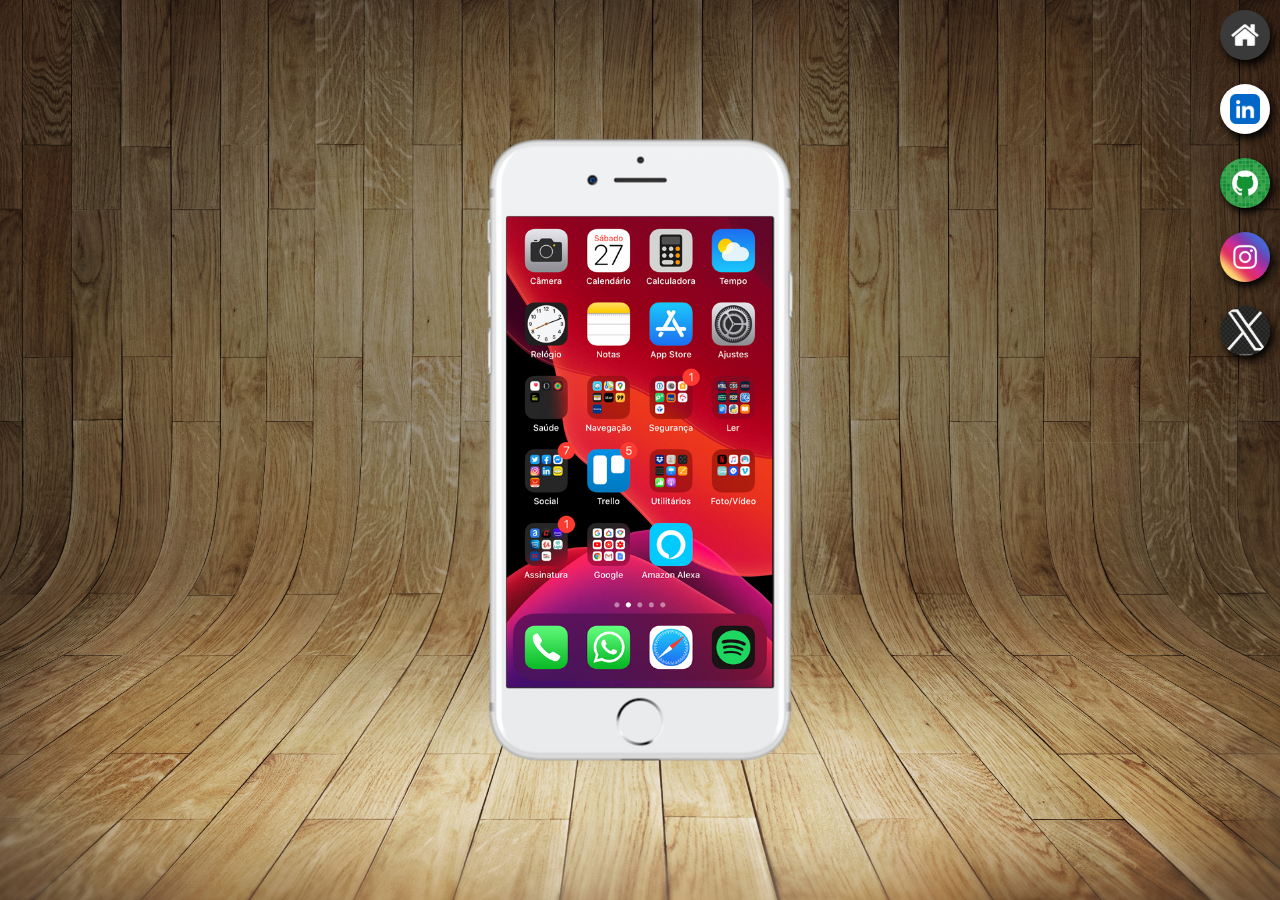
<file: index.html>
<!DOCTYPE html>
<html lang="pt-br">
<head>
    <meta charset="UTF-8">
    <meta name="viewport" content="width=device-width, initial-scale=1.0">
    <title>Projeto Redes Sociais</title>
    <link rel="shortcut icon" href="favicon-midias.png" type="image/x-icon">
    <link rel="stylesheet" href="css/style.css">
</head>
<body>
    <main>
        <section id="telefone">
            <iframe src="home.html" name="tela" id="tela" frameborder="0">
                Seu navegador não é compatível com a exibição do iframe.    
            </iframe>
        </section>
        <section id="redes-sociais">
            <a href="home.html" target="tela"><img src="imagens/logo-home.jpg" alt="Home"></a> <br>
            <a href="linkedin.html" target="tela"><img src="imagens/logomarca-linkedin.jpg" alt="Linkedin"></a> <br>
            <a href="github.html" target="tela"><img src="imagens/logo-github.jpg" alt="GitHub"></a> <br>
            <a href="instagram.html" target="tela"><img src="imagens/logo-instagram.jpg" alt="Instragram"></a> <br>
            <a href="twitter.html" target="tela"><img src="imagens/logomarca-x.png" alt="Twitter"></a>
        </section>
    </main>
</body>
</html>
</file>
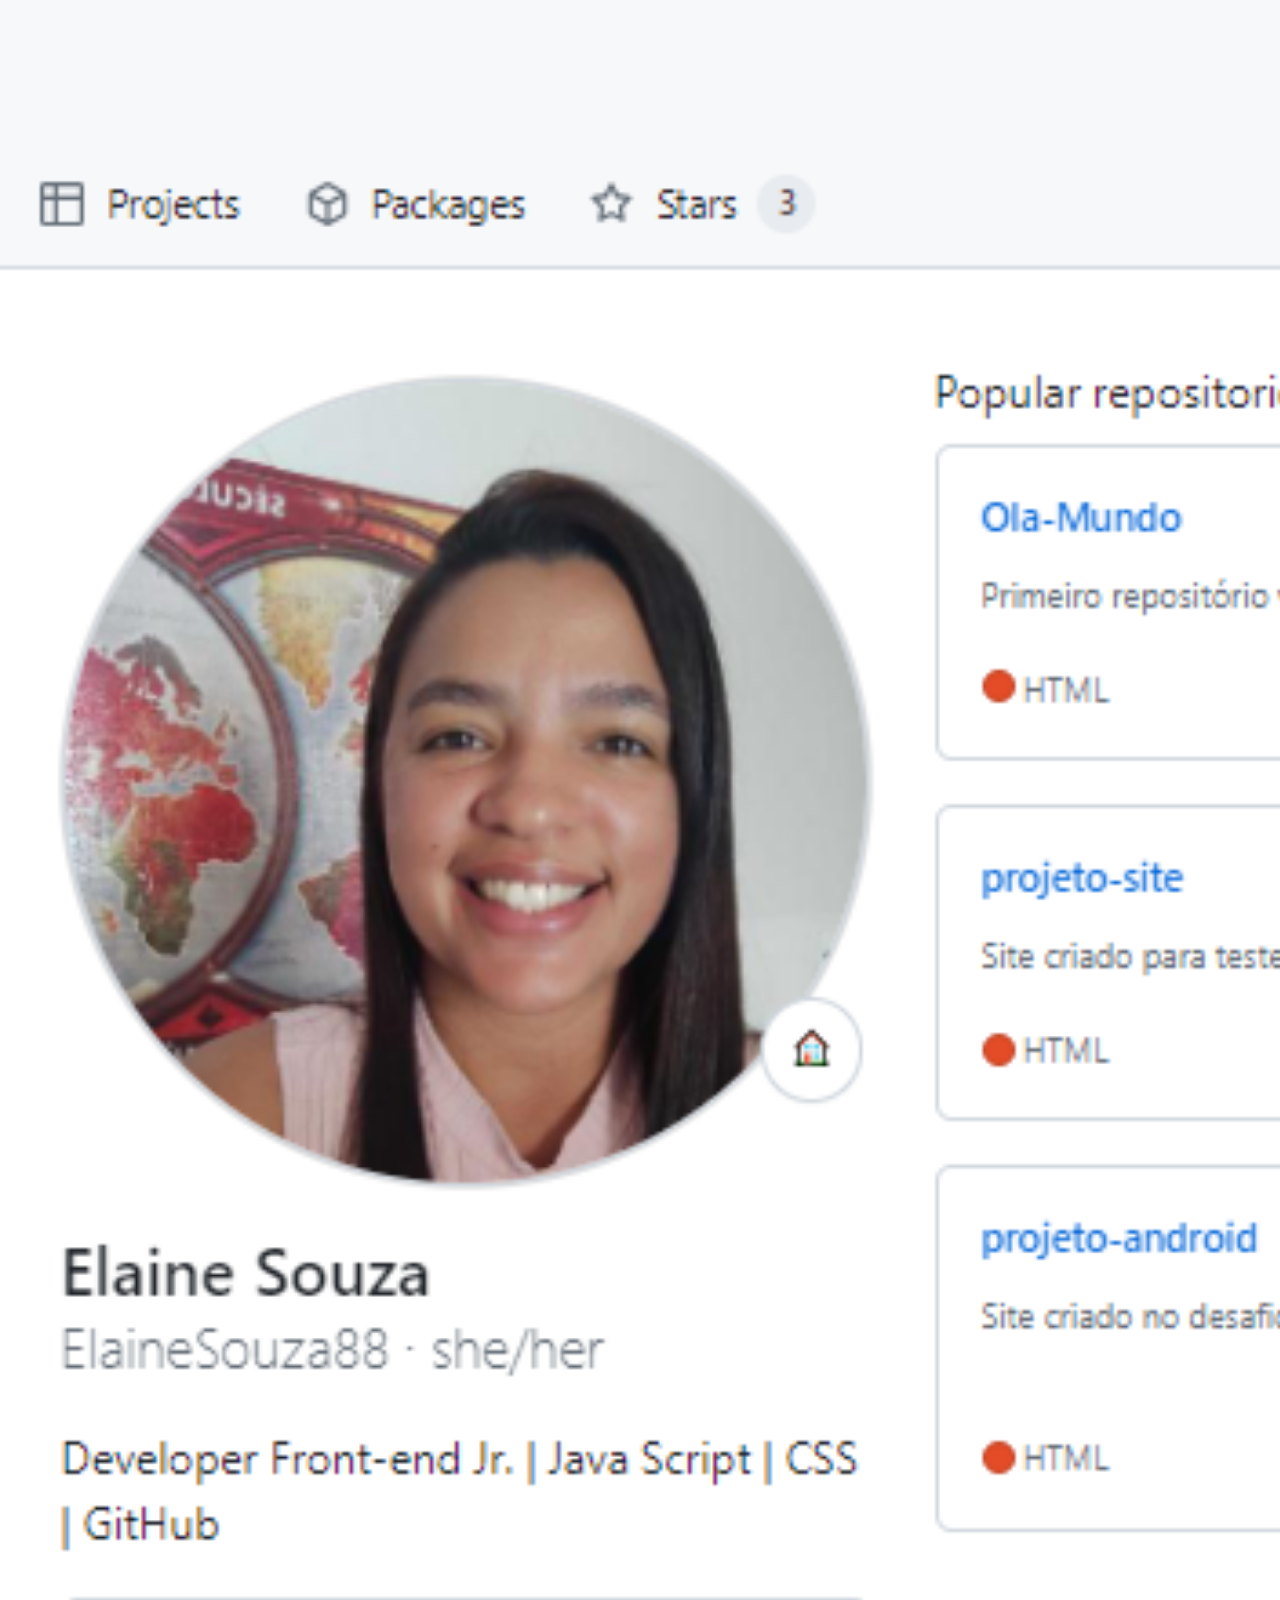
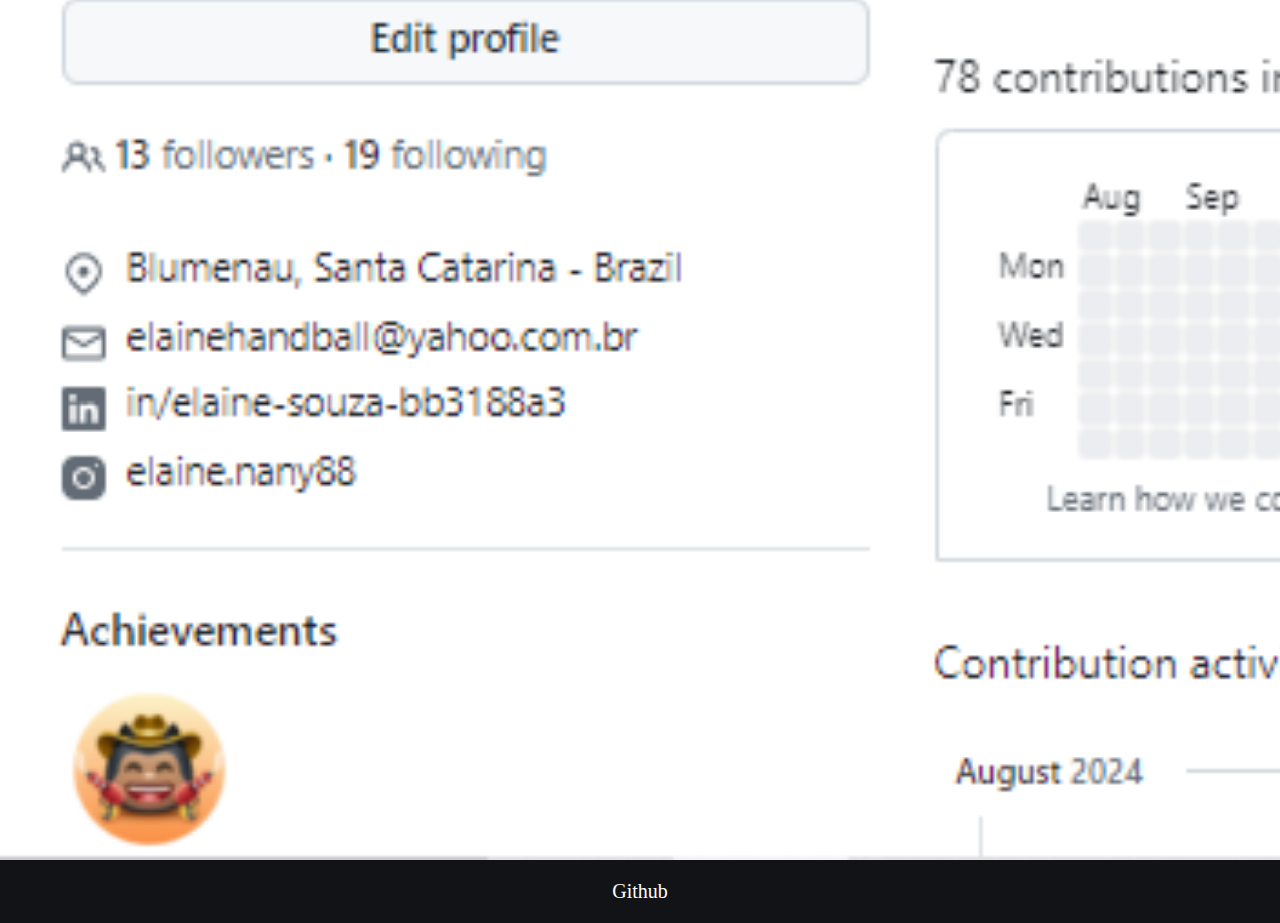
<file: github.html>
<!DOCTYPE html>
<html lang="pt-br">
<head>
    <meta charset="UTF-8">
    <meta name="viewport" content="width=device-width, initial-scale=1.0">
    <title>GitHub</title>
    <link rel="stylesheet" href="css/github.css">
</head>
<body>
    <img src="imagens/tela-github.png" alt="github">
    <a href="https://github.com/ElaineSouza88" target="_blank" rel="external">Github</a>
</body>
</html>
</file>
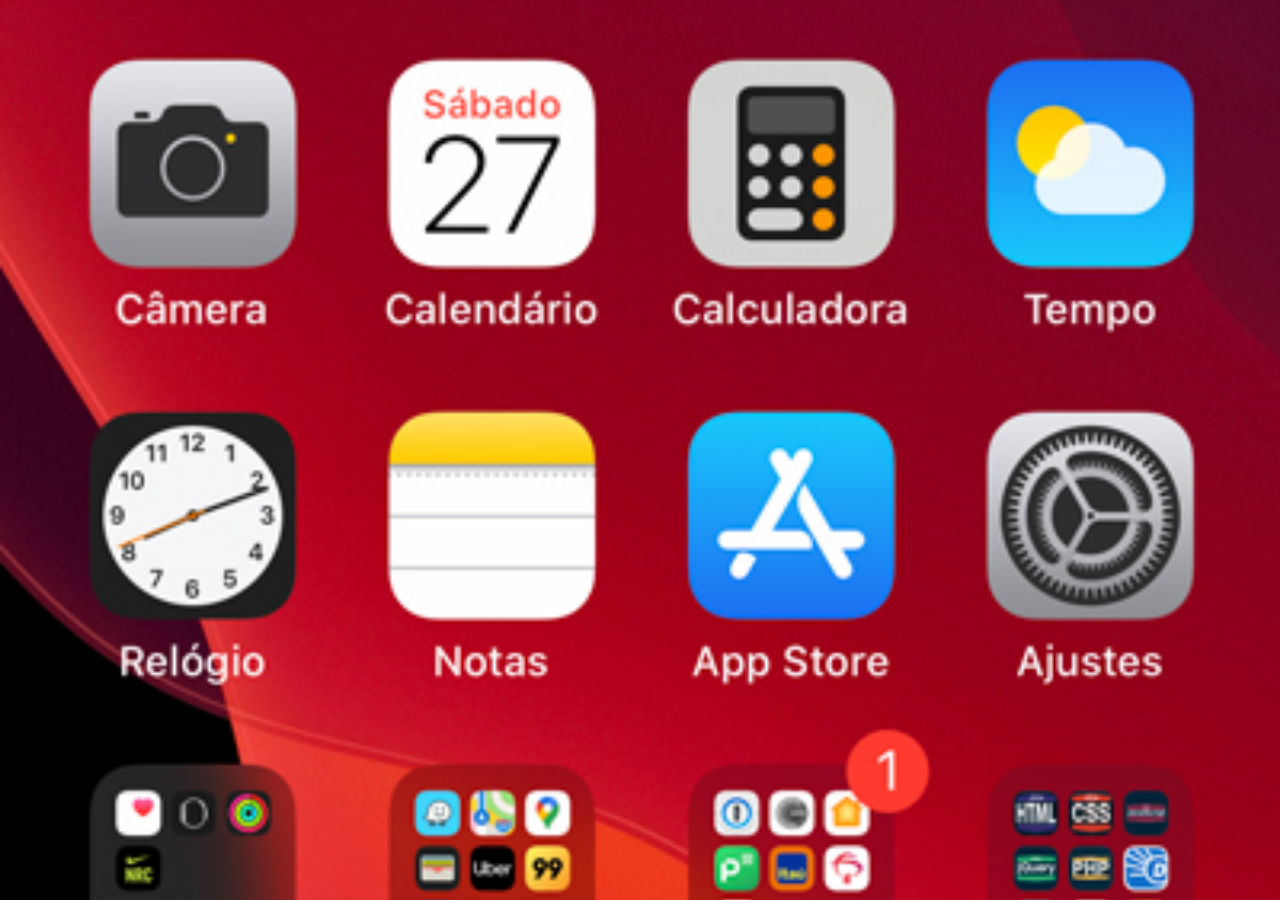
<file: home.html>
<!DOCTYPE html>
<html lang="pt-br">
<head>
    <meta charset="UTF-8">
    <meta name="viewport" content="width=device-width, initial-scale=1.0">
    <title>Home</title>
    <style>
        * {
          margin: 0px; 
          padding: 0px;
        }
        body {
            width: 100vw;
            height: 100vh;
            background: black url('imagens/tela-home.jpg') no-repeat top center;
            background-size: cover;
        }
    </style>
</head>
<body>
    
</body>
</html>
</file>
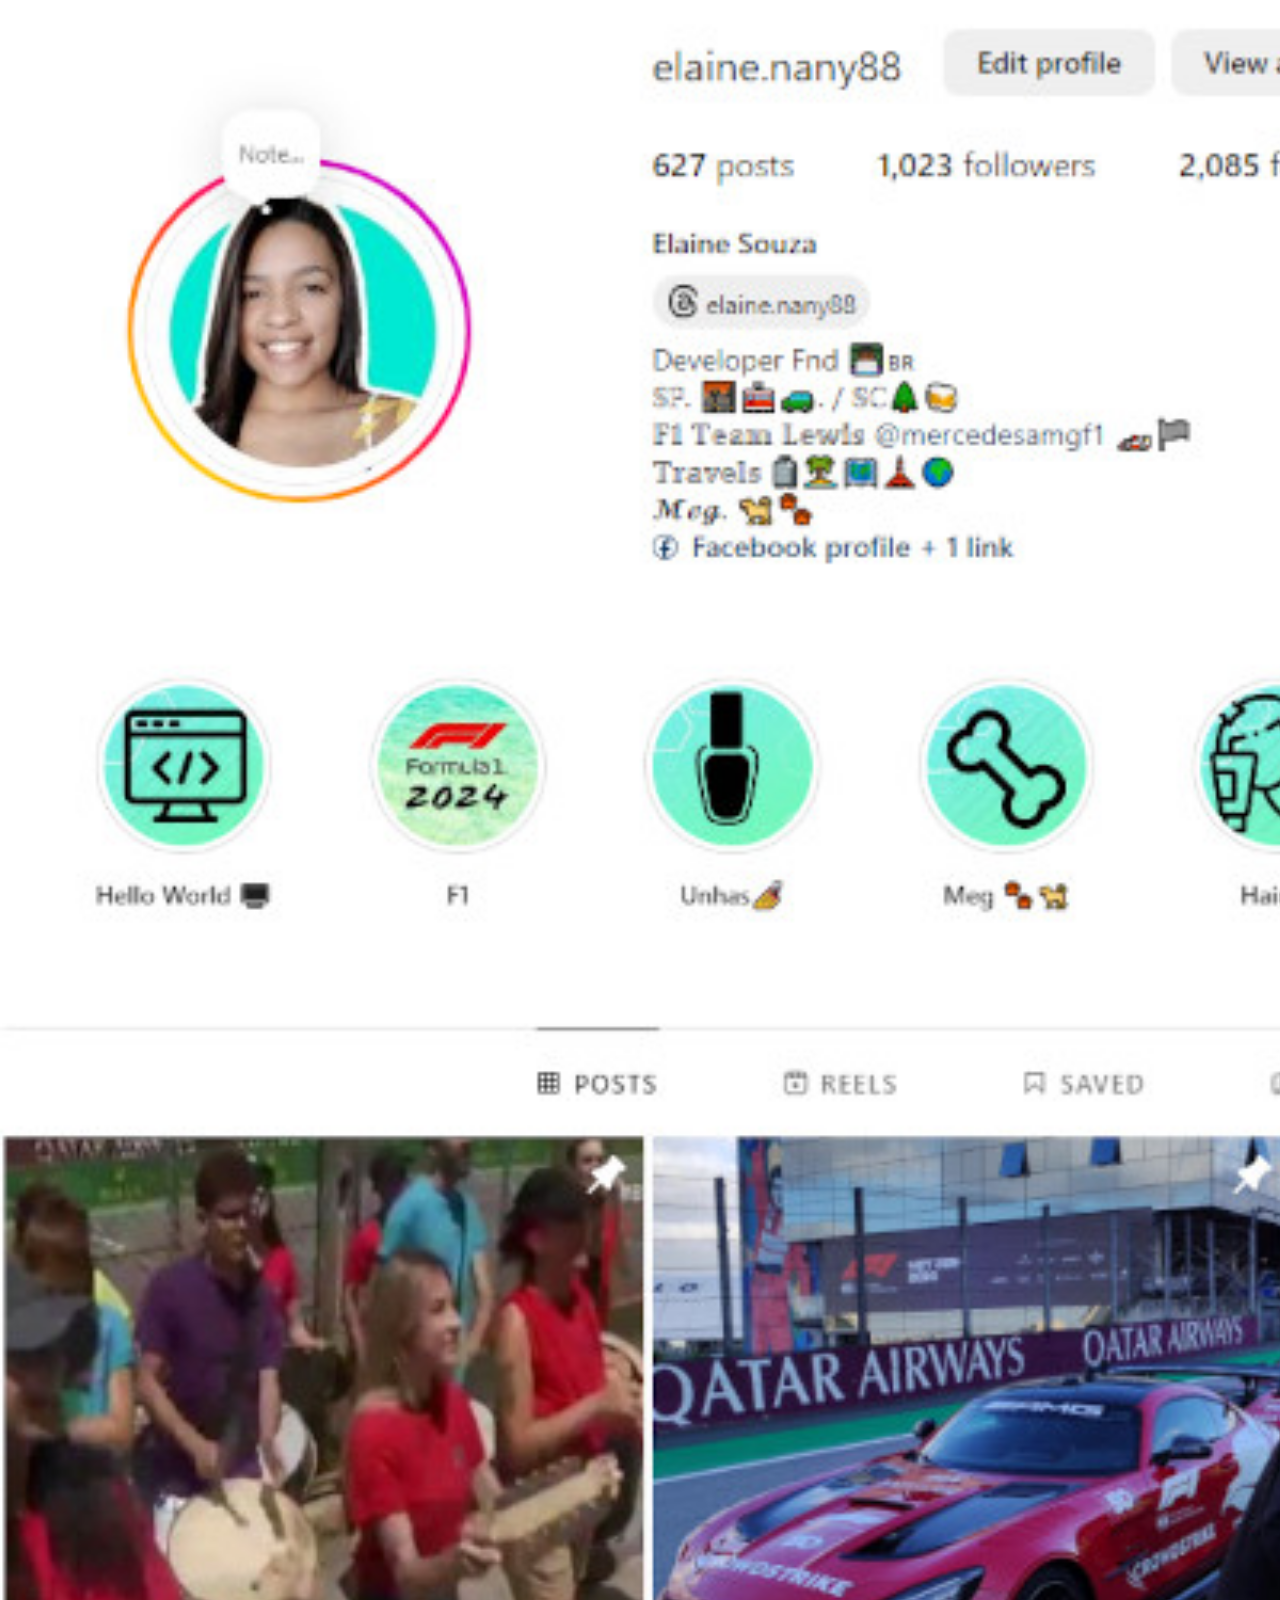
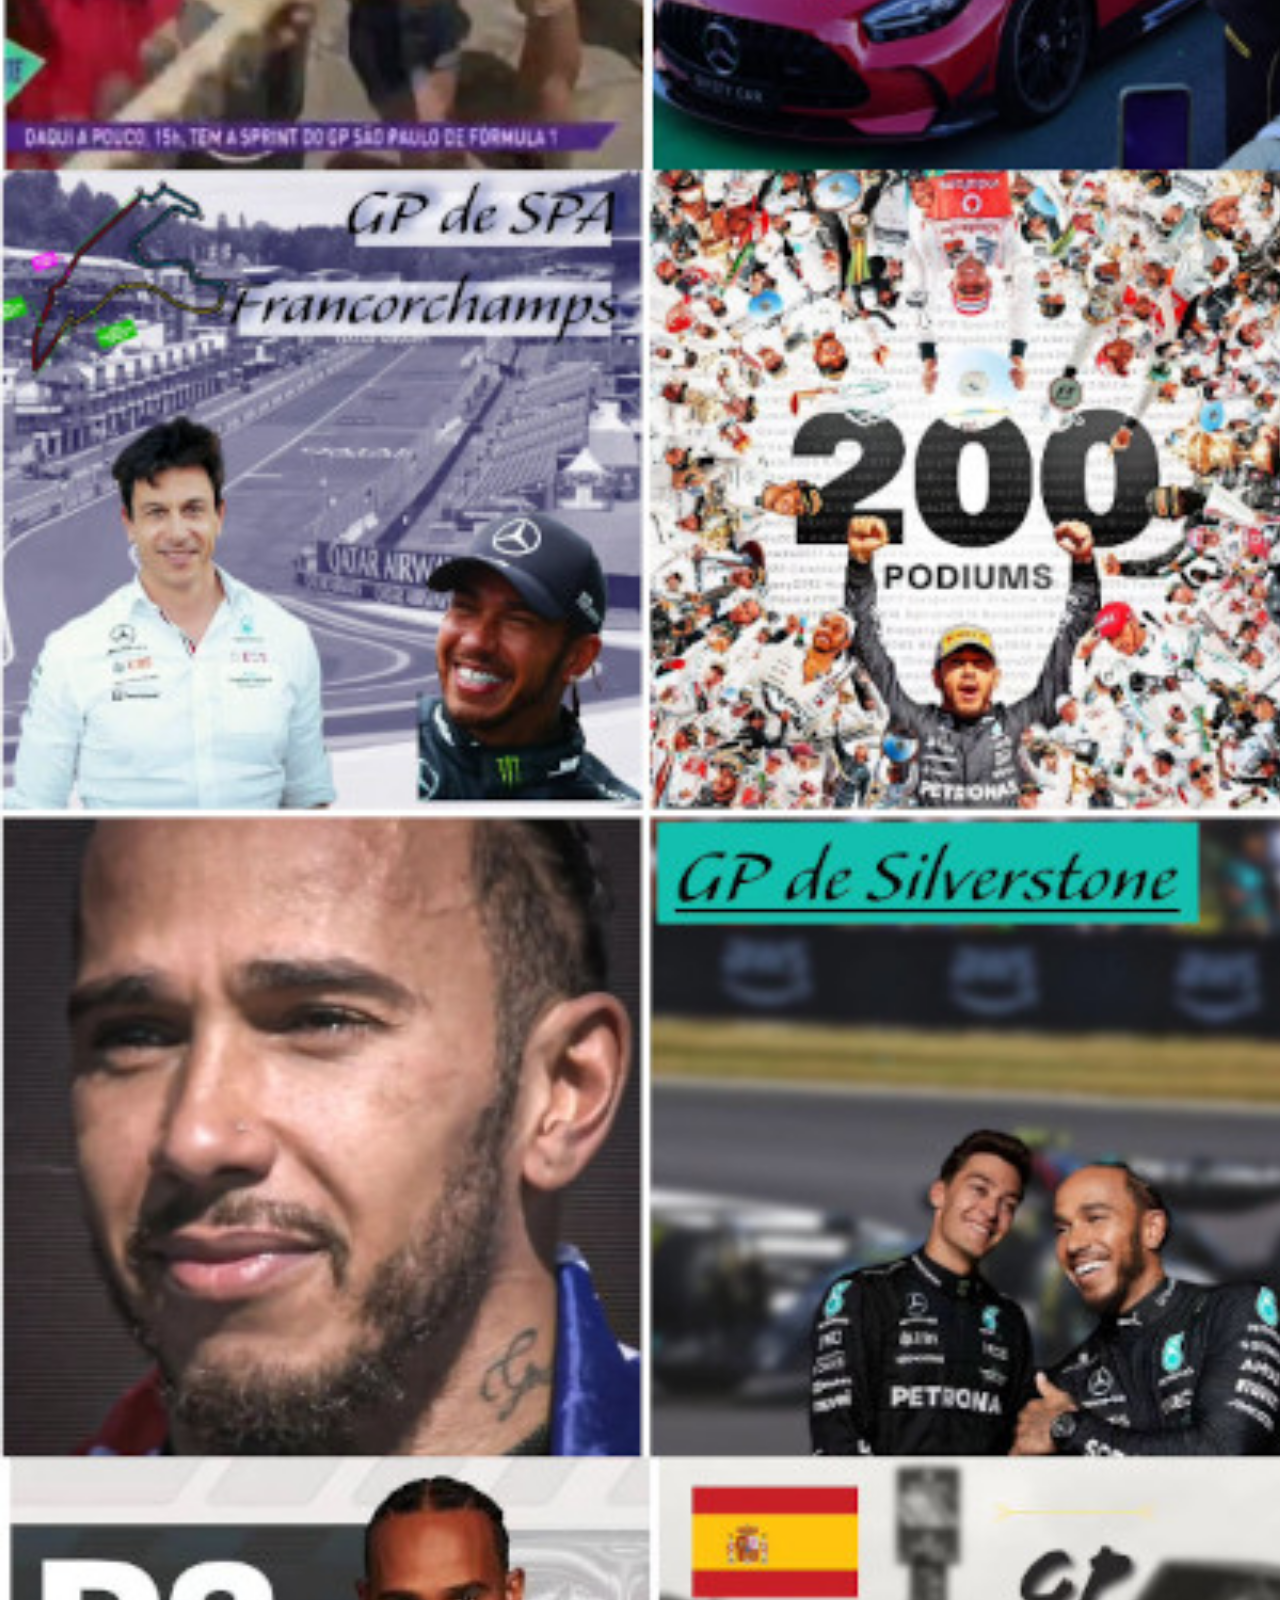
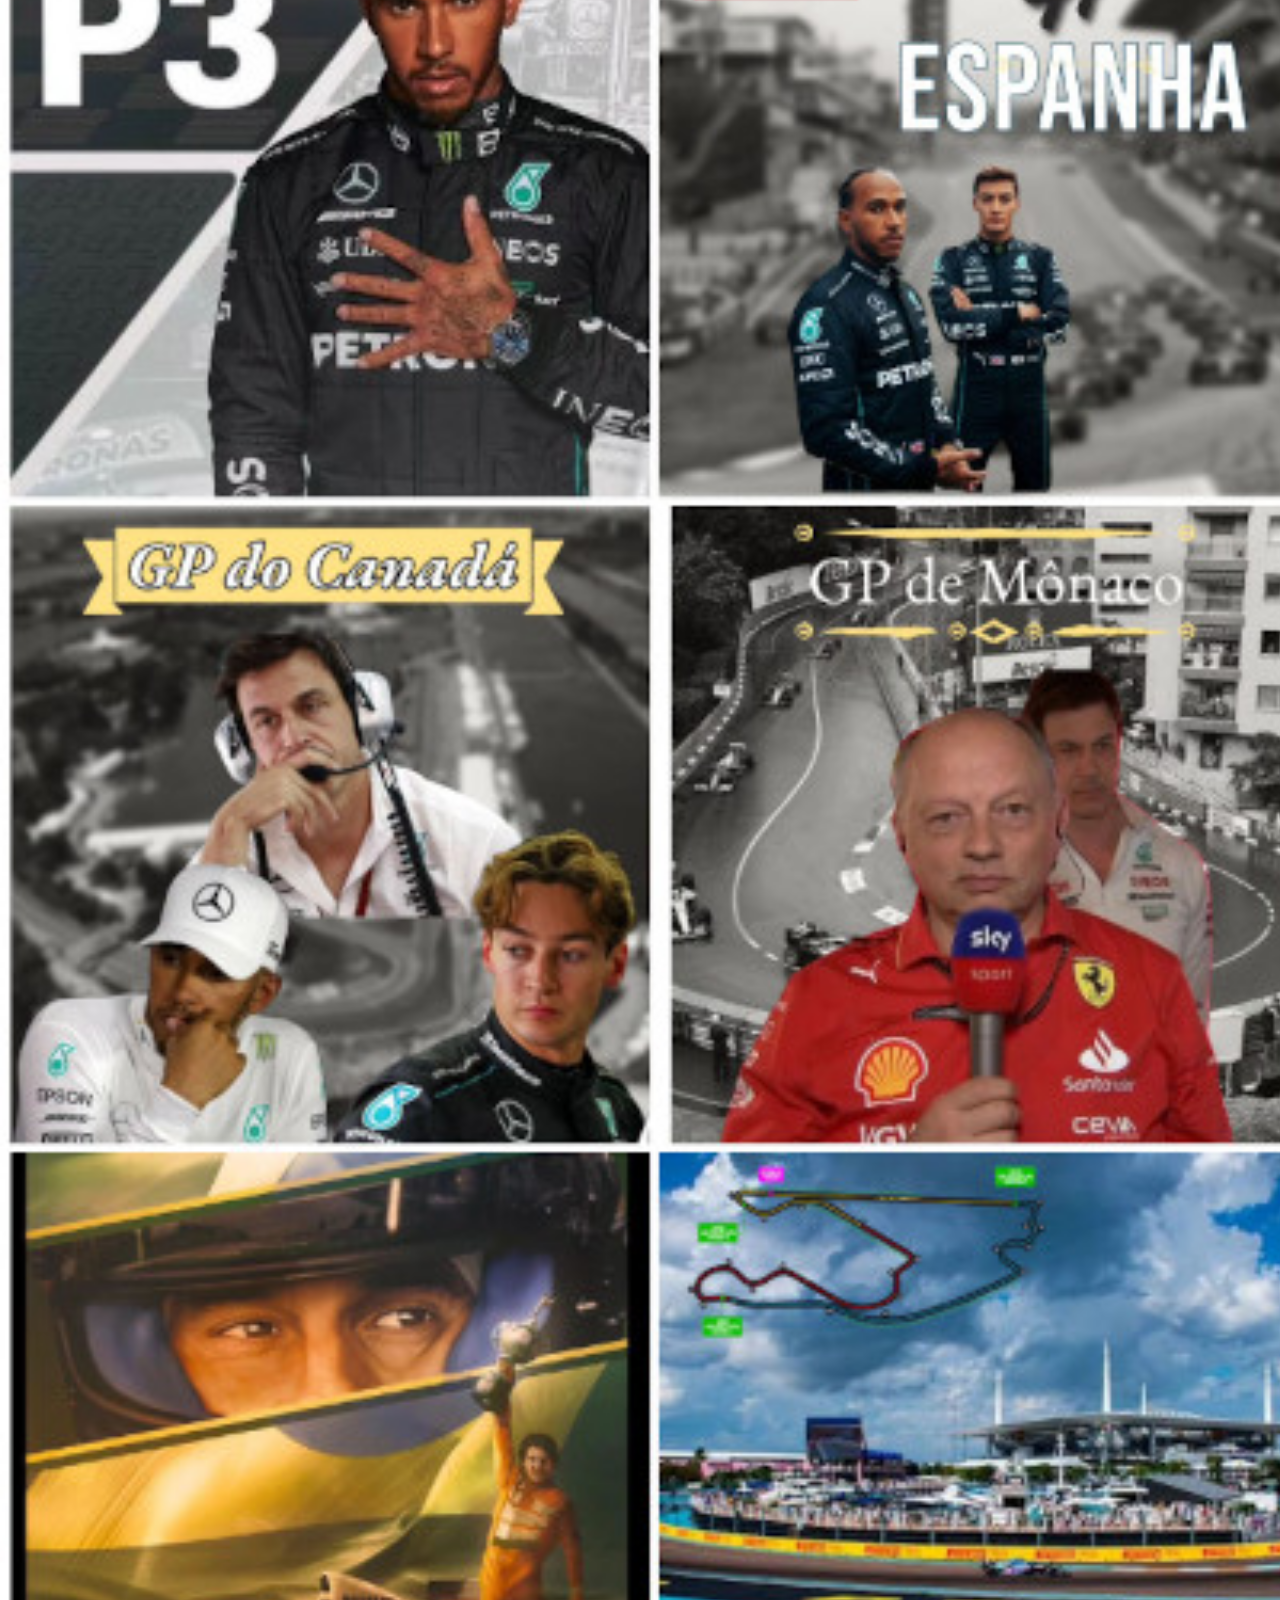
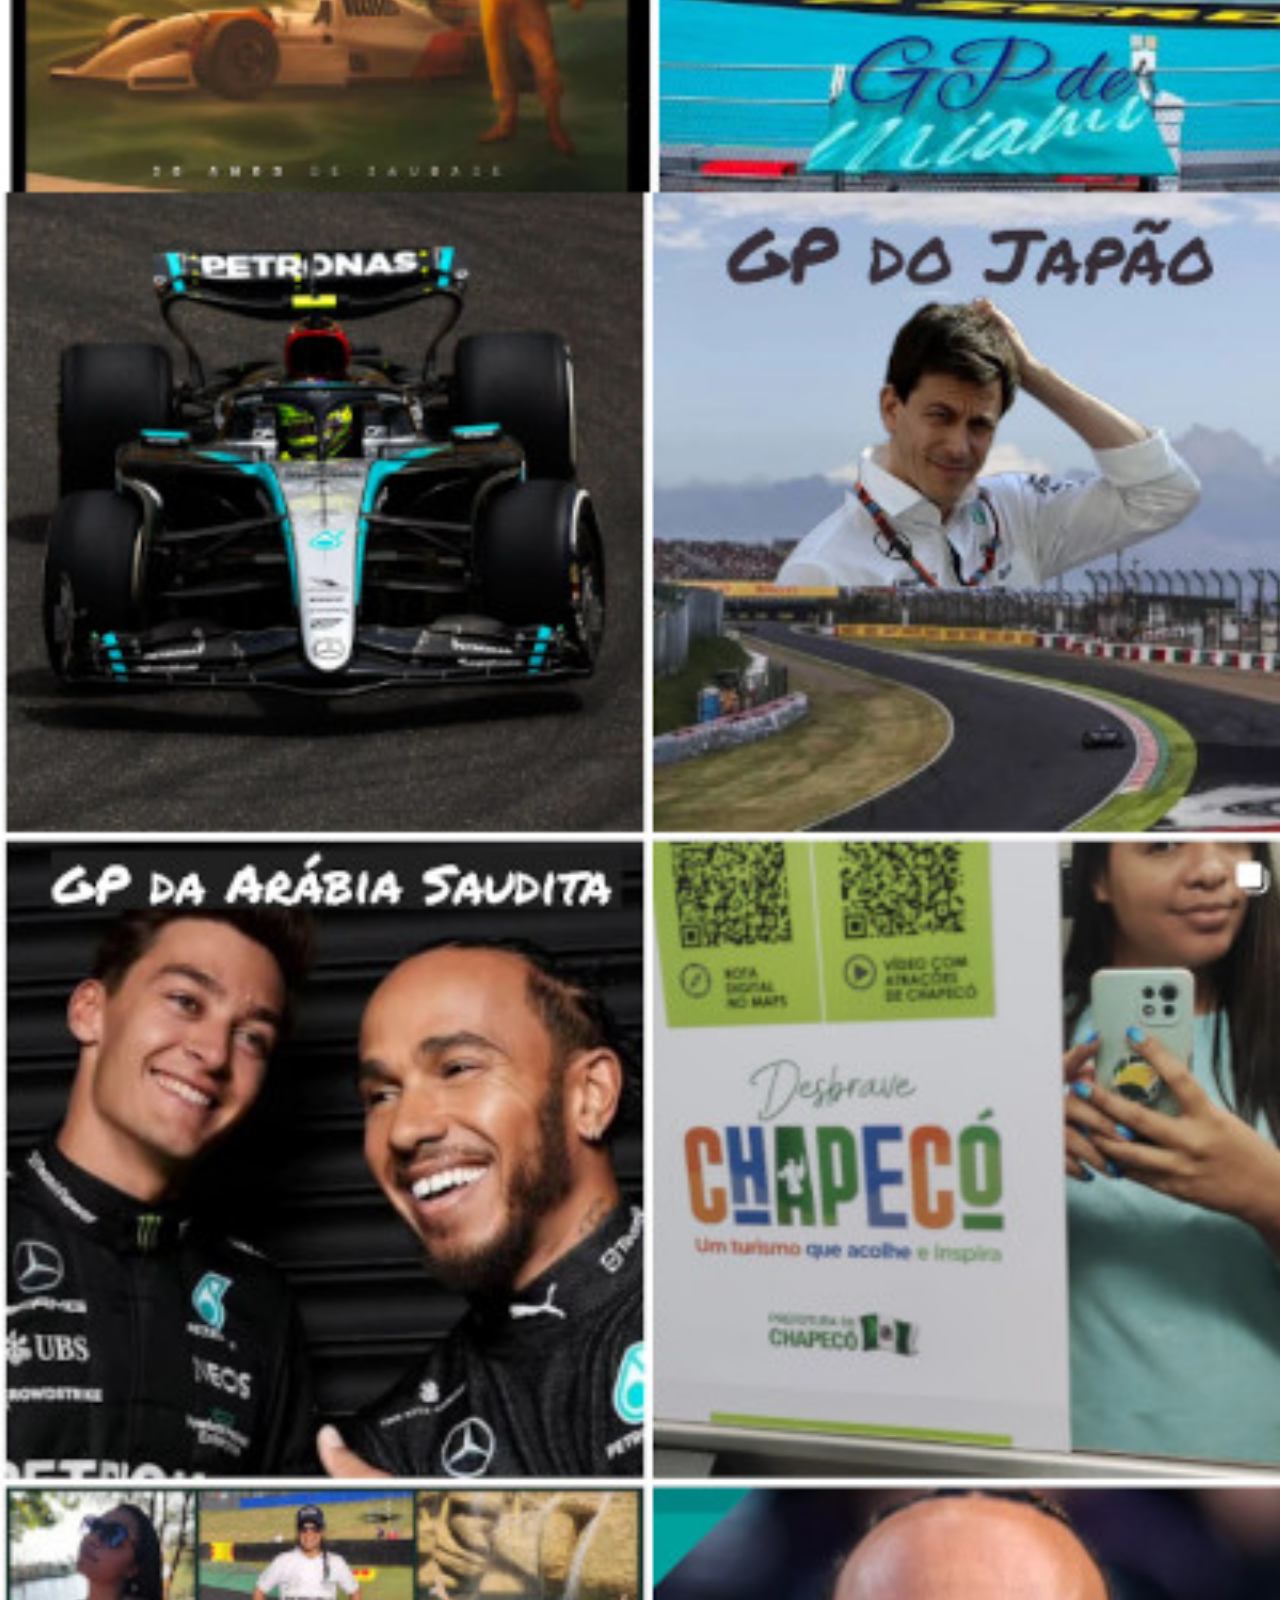
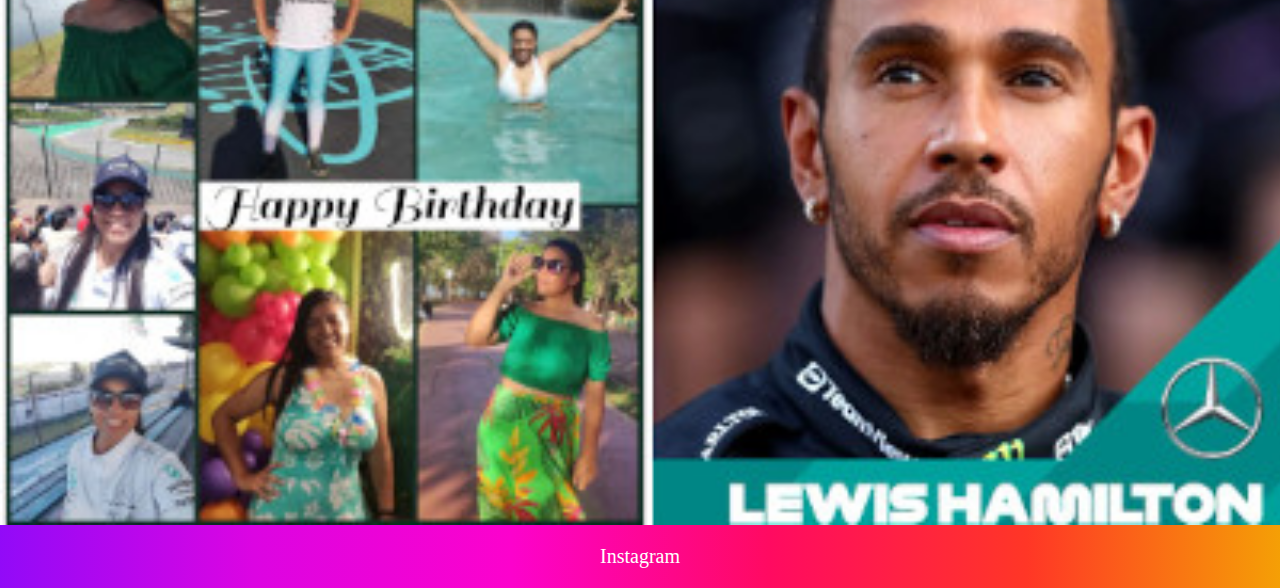
<file: instagram.html>
<!DOCTYPE html>
<html lang="pt-br">
<head>
    <meta charset="UTF-8">
    <meta name="viewport" content="width=device-width, initial-scale=1.0">
    <title>Instagram</title>
    <link rel="stylesheet" href="css/instagram.css">
</head>
<body>
    <img src="imagens/telainstragram.jpg" alt="Instagram">
    <a href="https://www.instagram.com/elaine.nany88/" target="_blank" rel="external">Instagram</a>
</body>
</html>
</file>
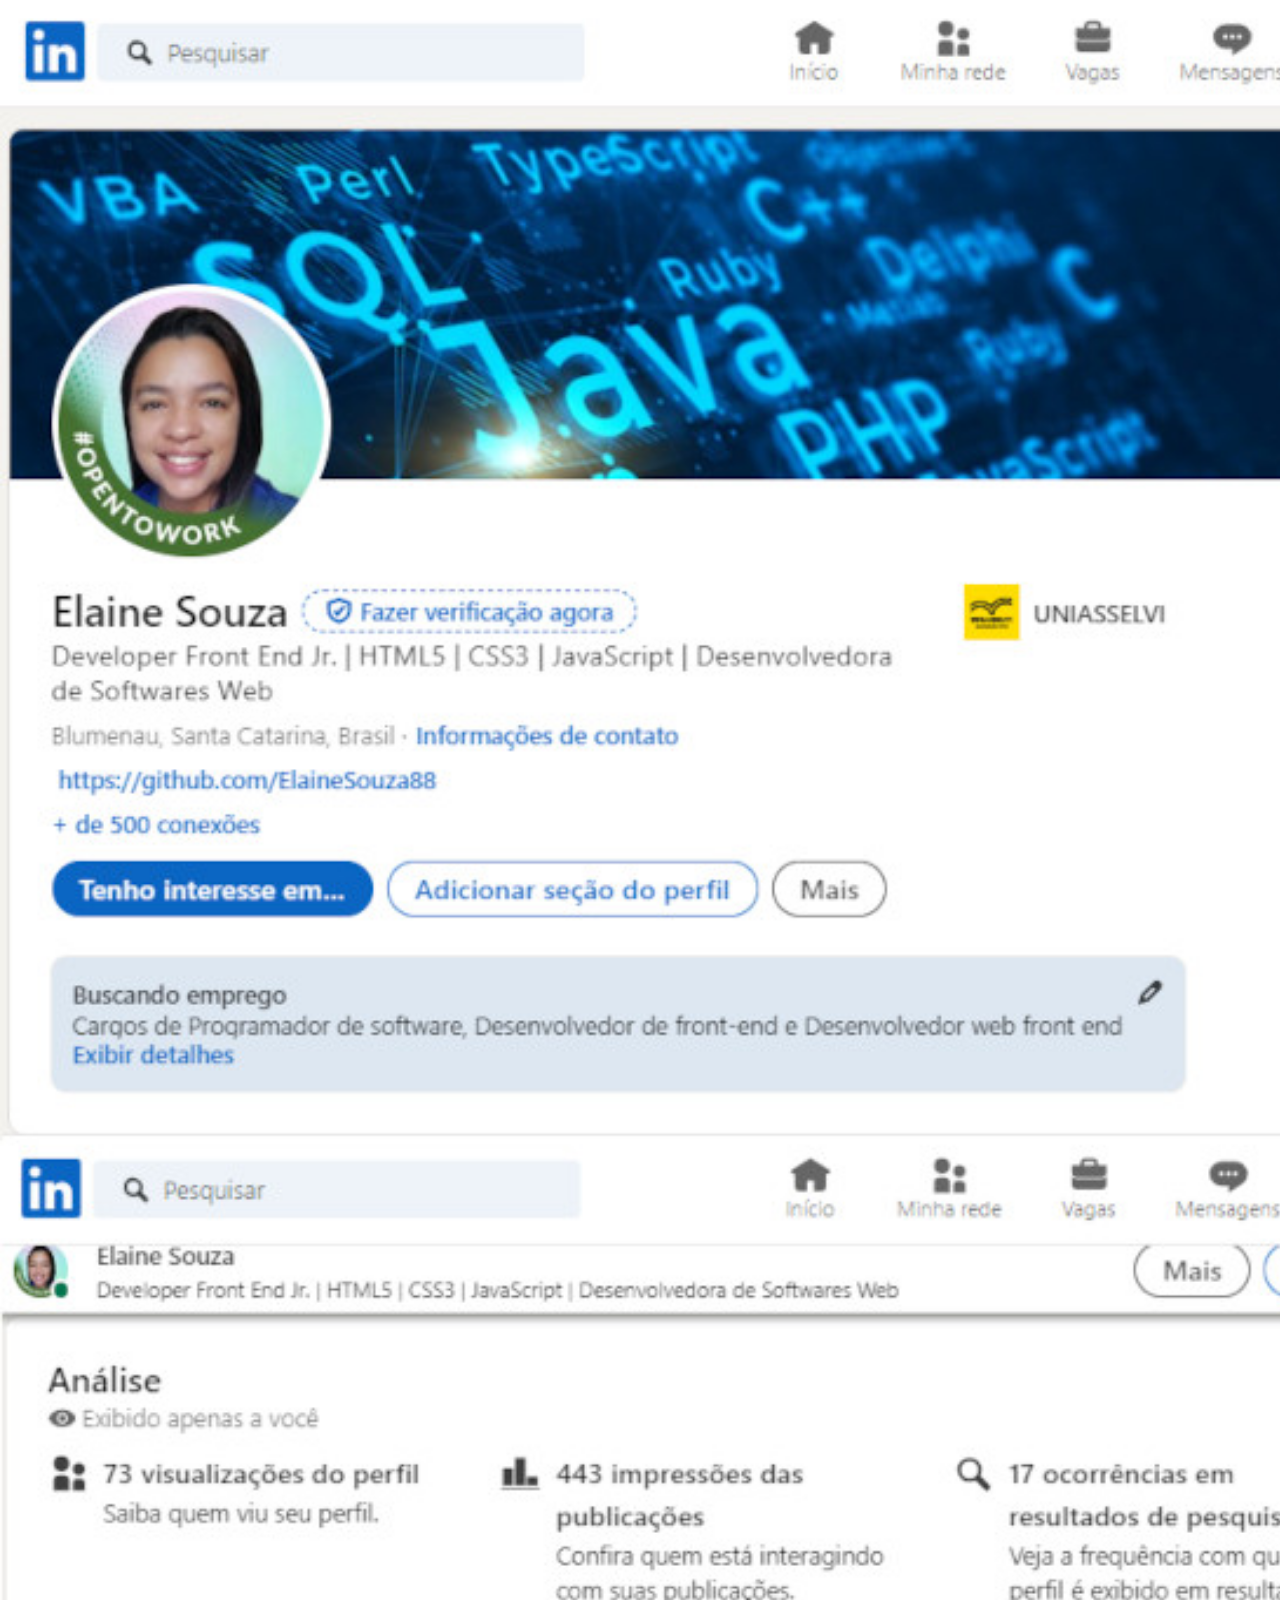
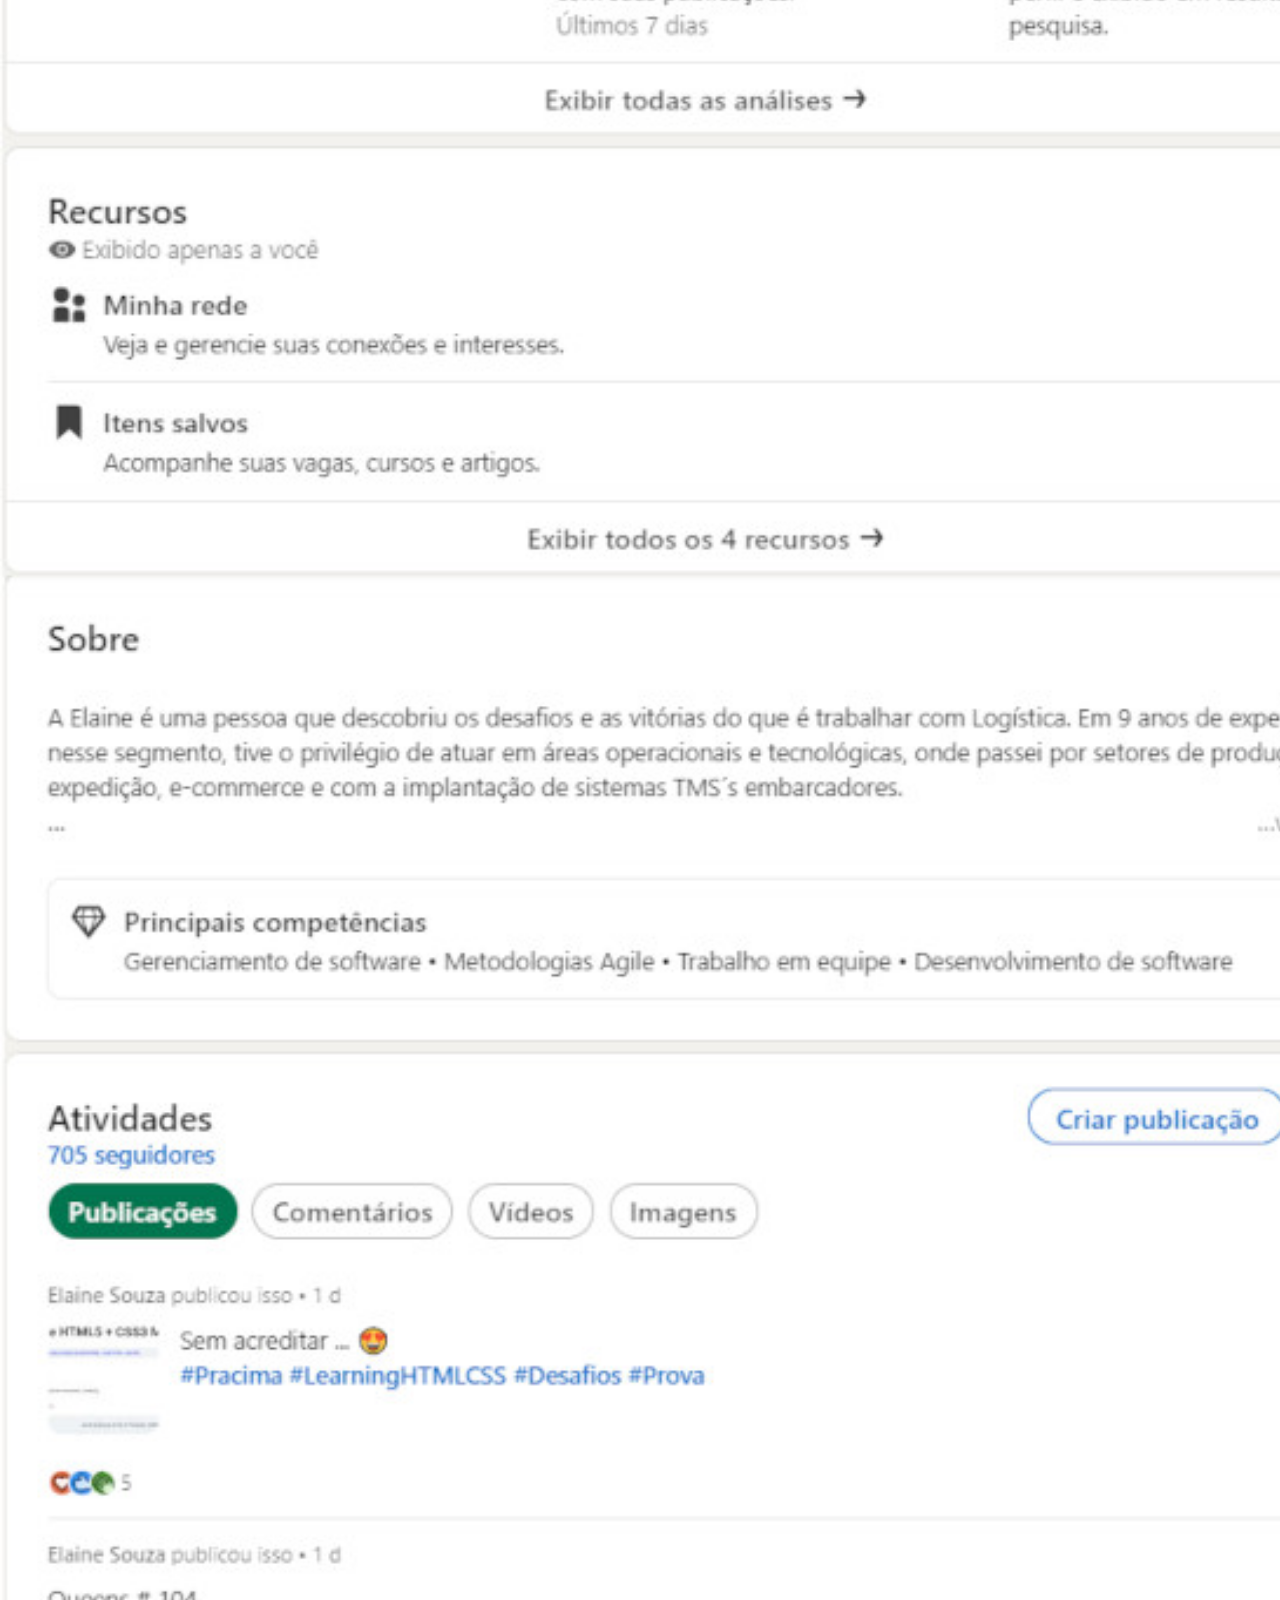
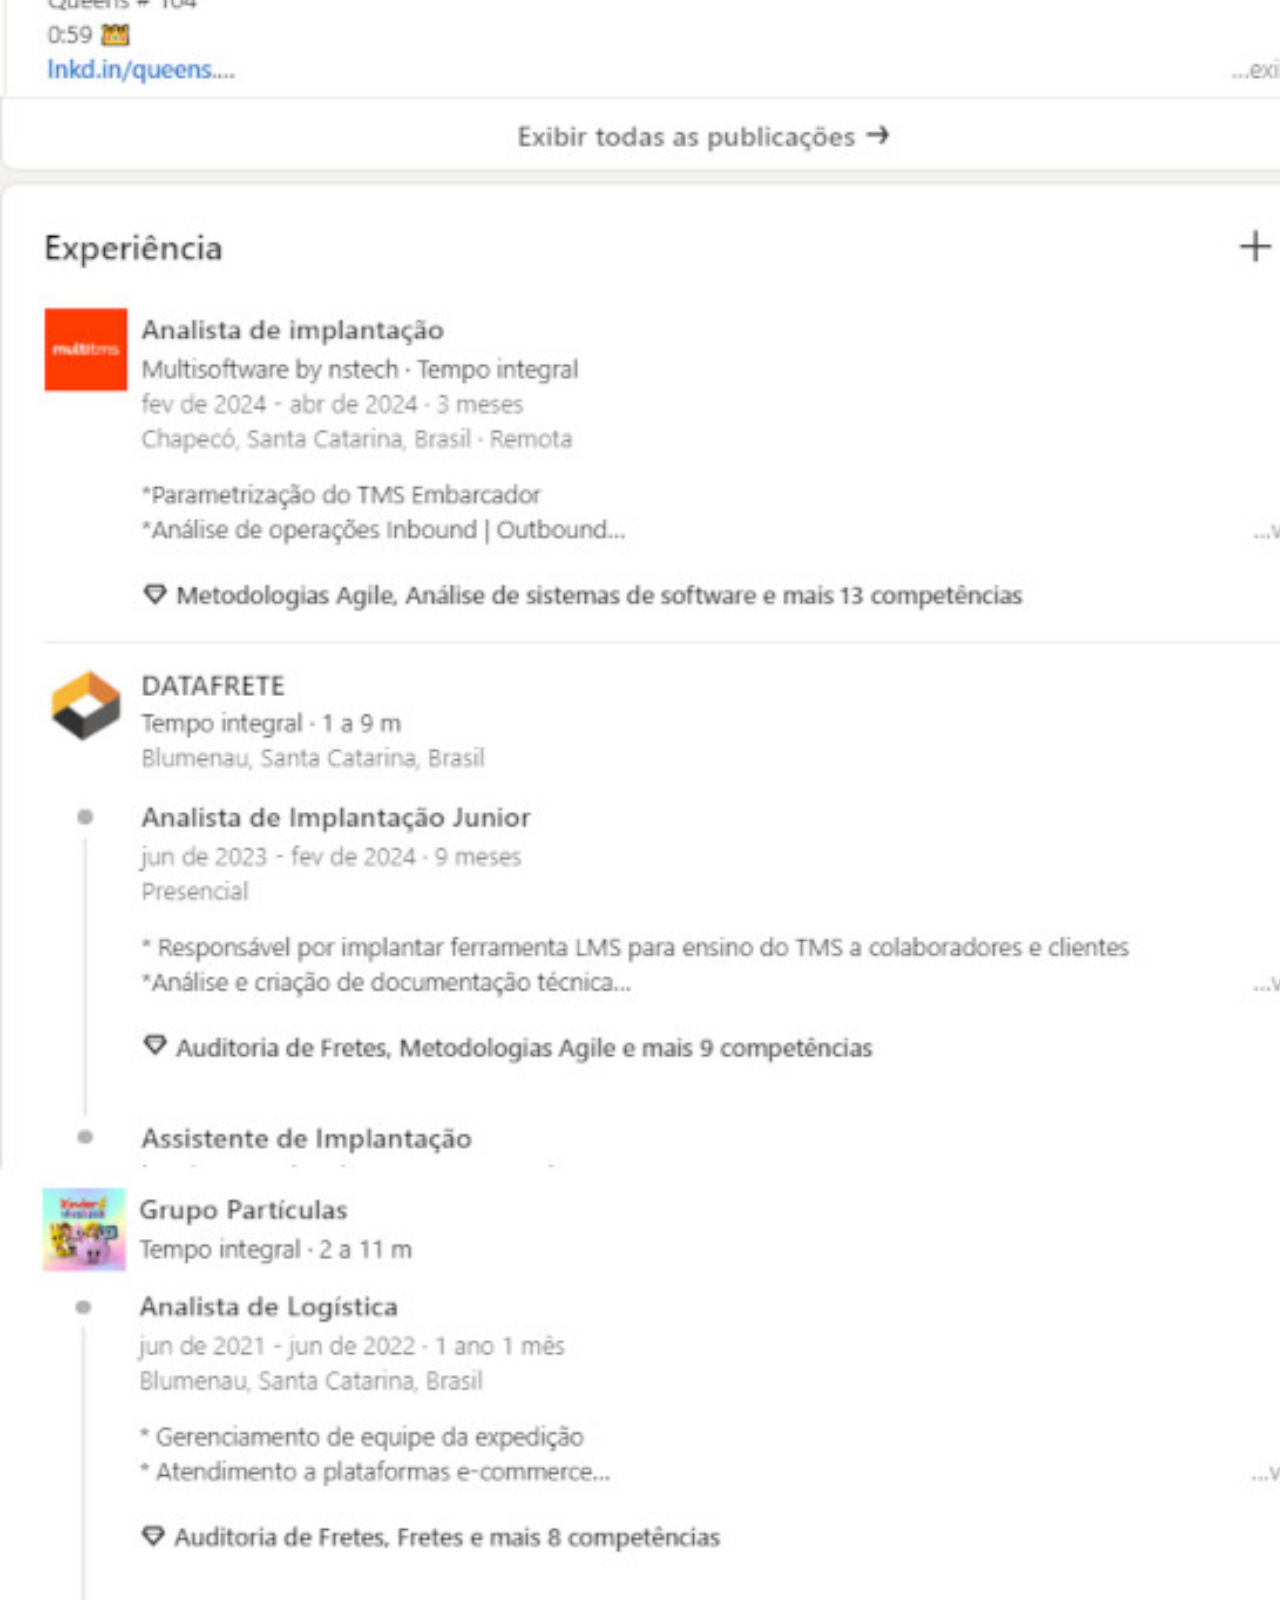
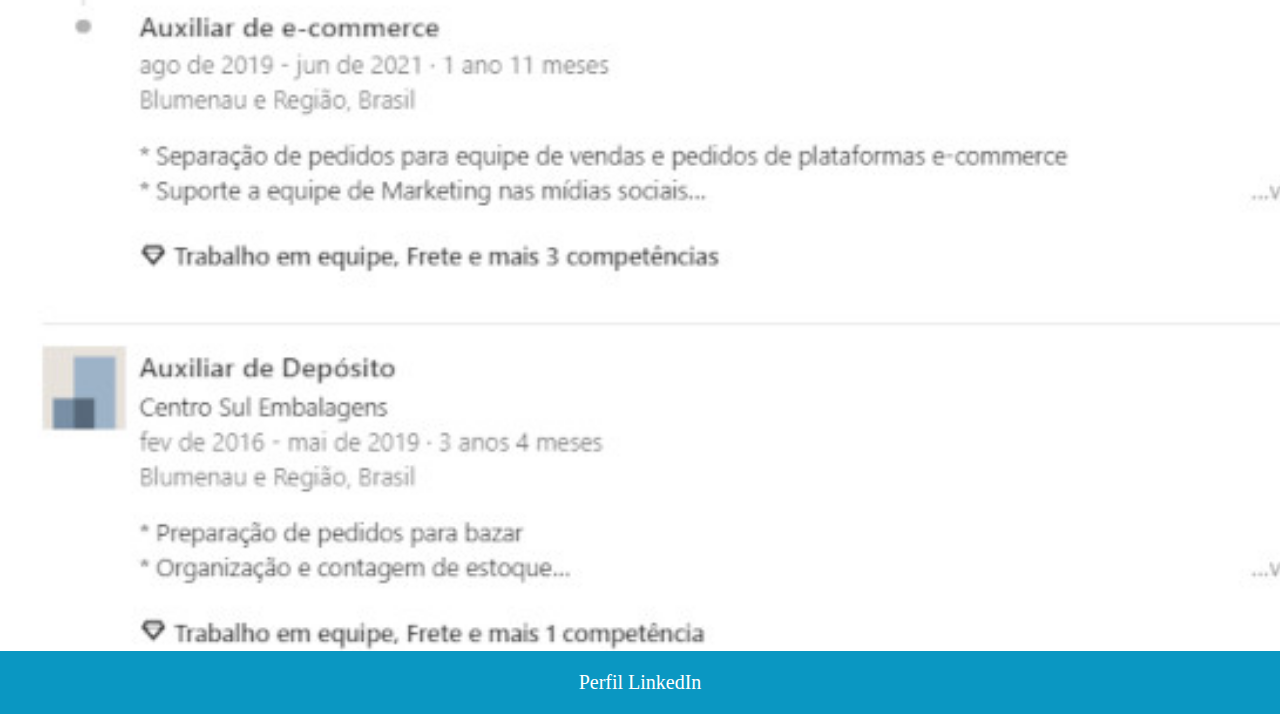
<file: linkedin.html>
<!DOCTYPE html>
<html lang="pt-br">
<head>
    <meta charset="UTF-8">
    <meta name="viewport" content="width=device-width, initial-scale=1.0">
    <title>LinkedIn</title>
    <link rel="stylesheet" href="css/linkedin.css">
</head>
<body>
    <img src="imagens/tela-linkedin.jpg" alt="LinkedIn">
    <a href="https://www.linkedin.com/in/elaine-souza-bb3188a3/" target="_blank" rel="external">Perfil LinkedIn</a>
</body>
</html>
</file>
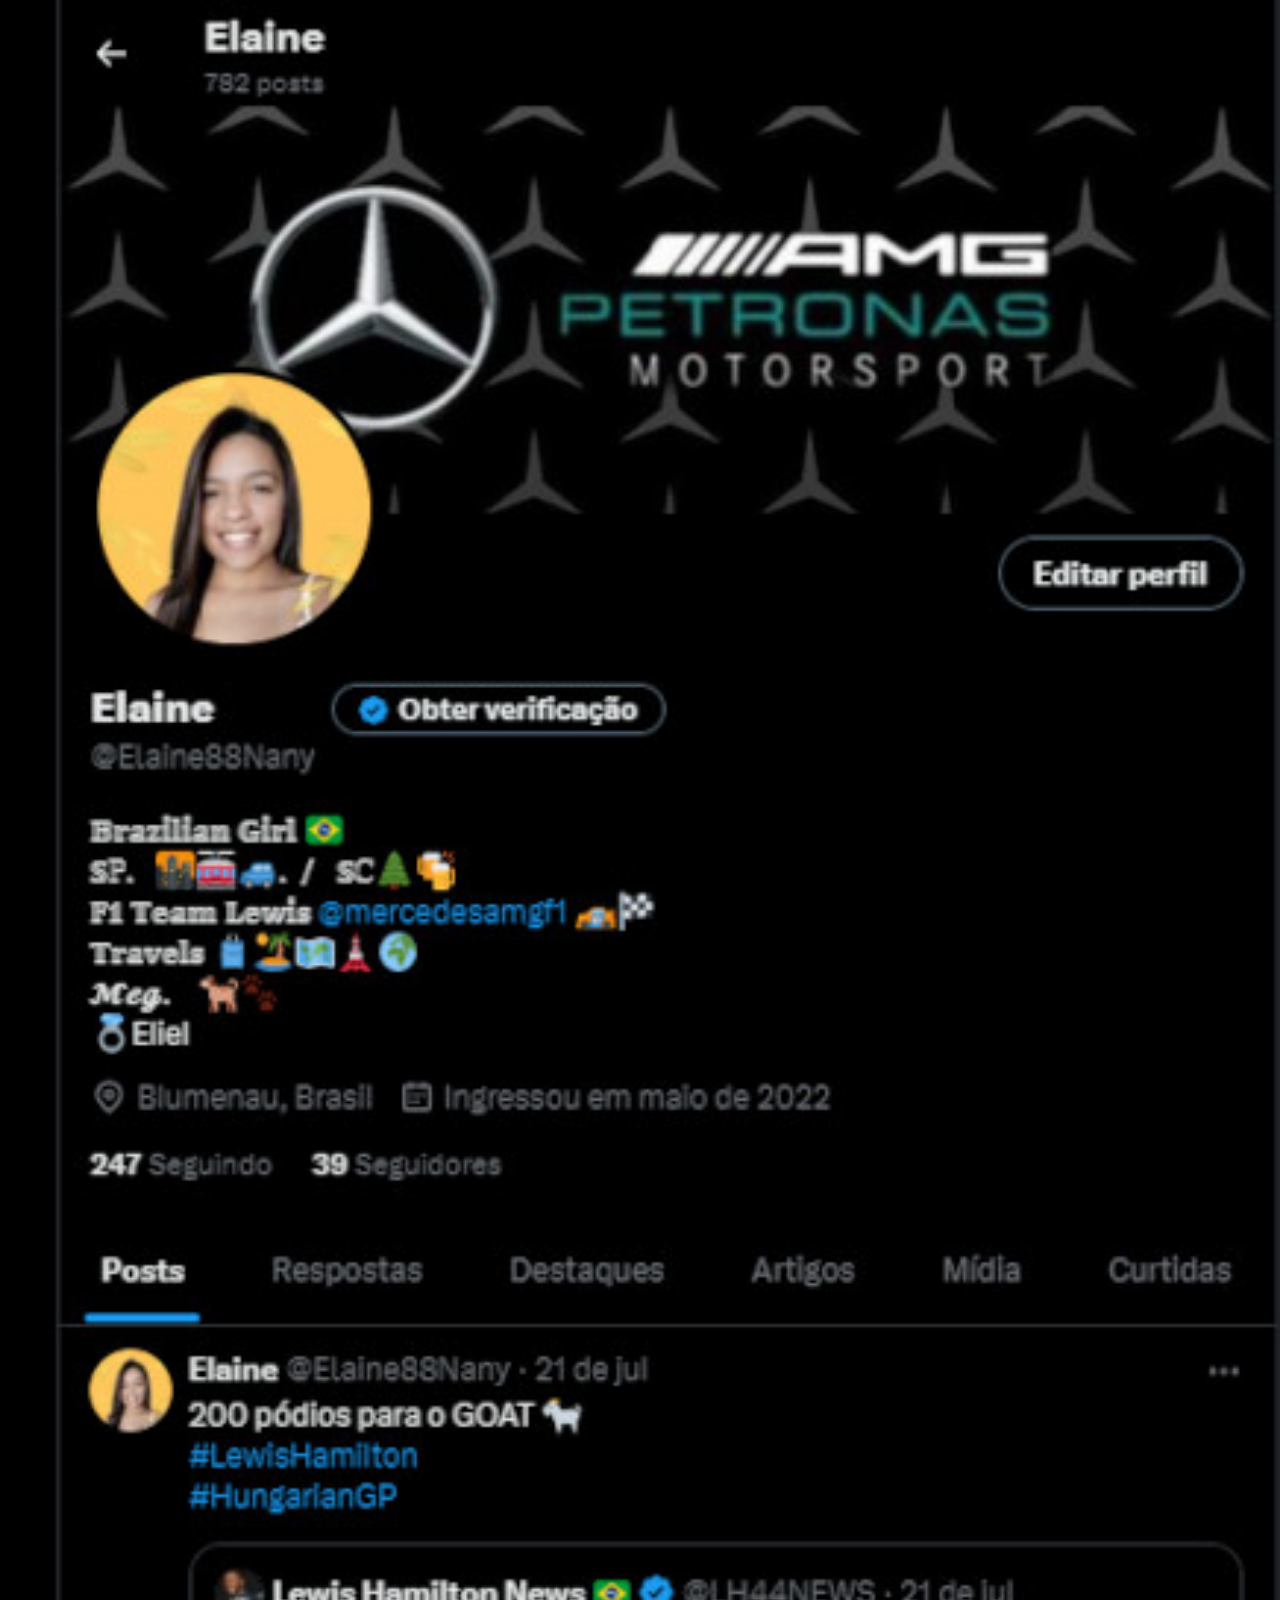
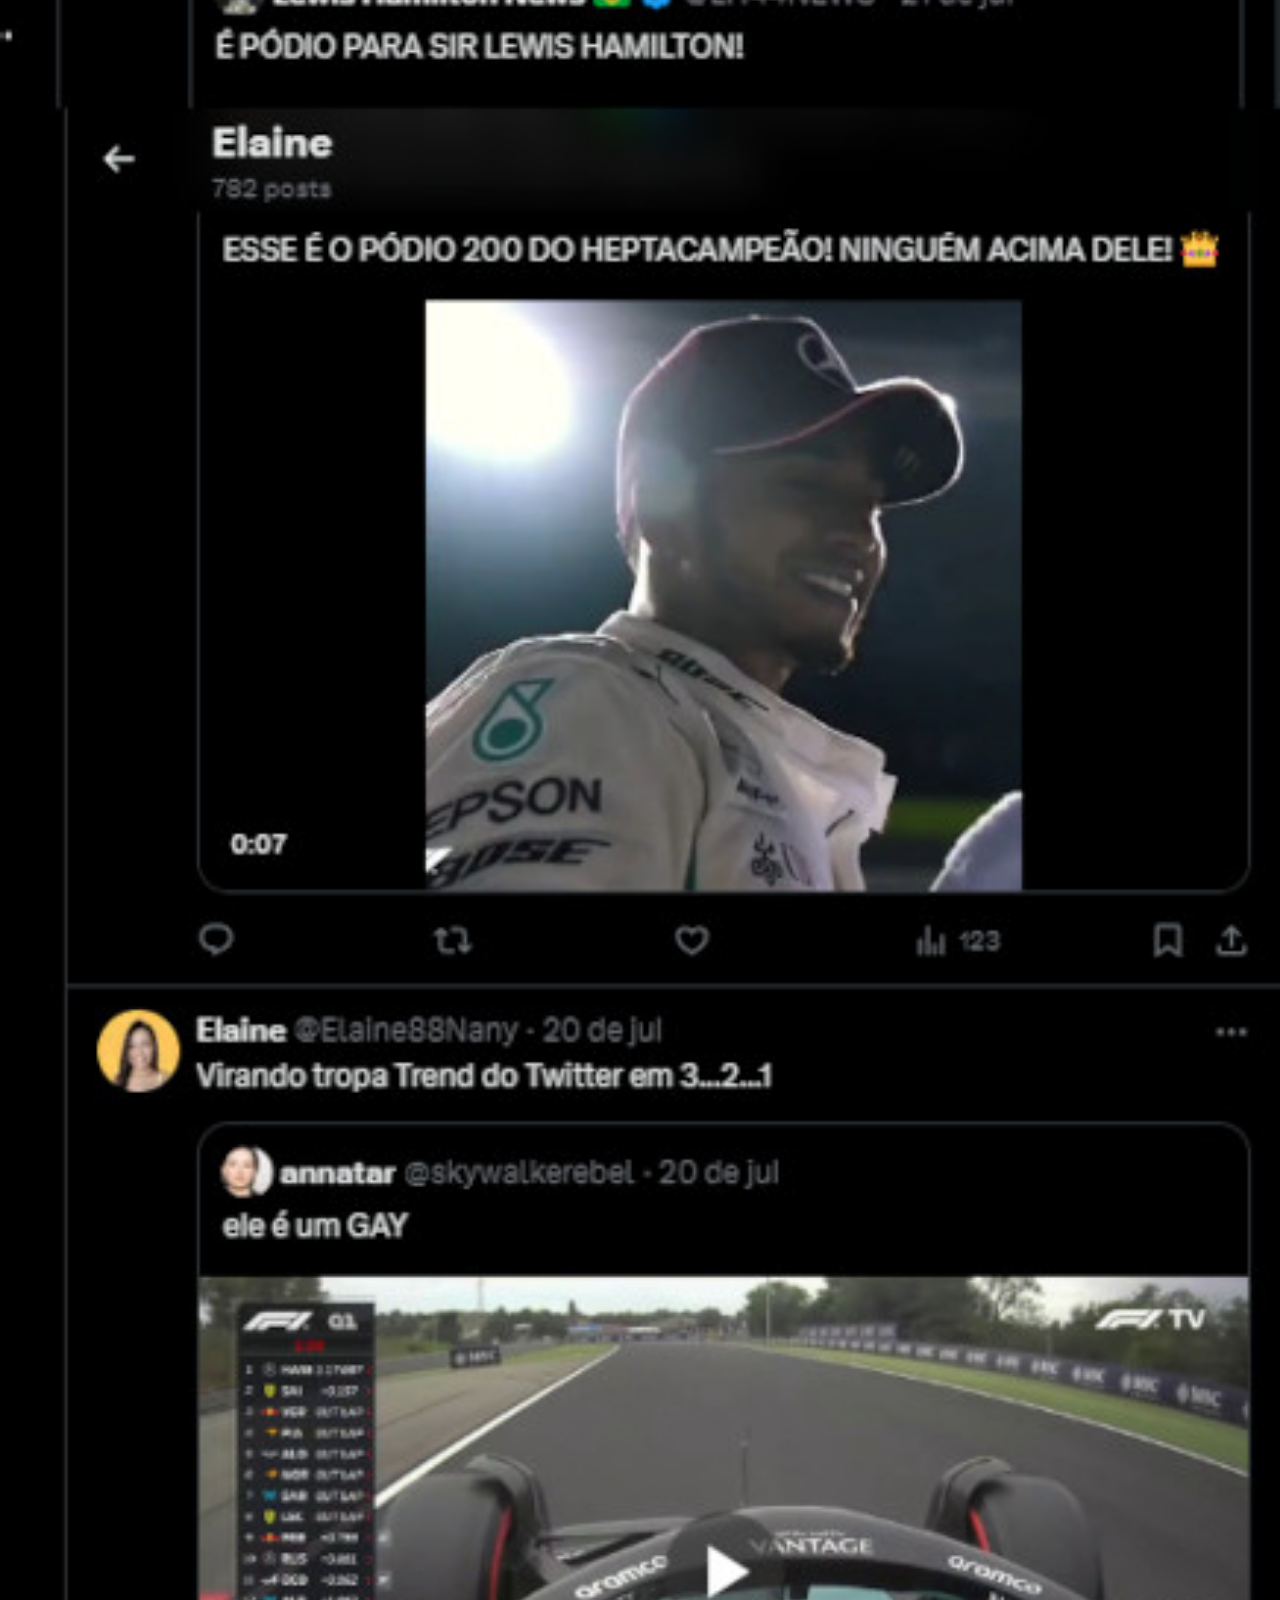
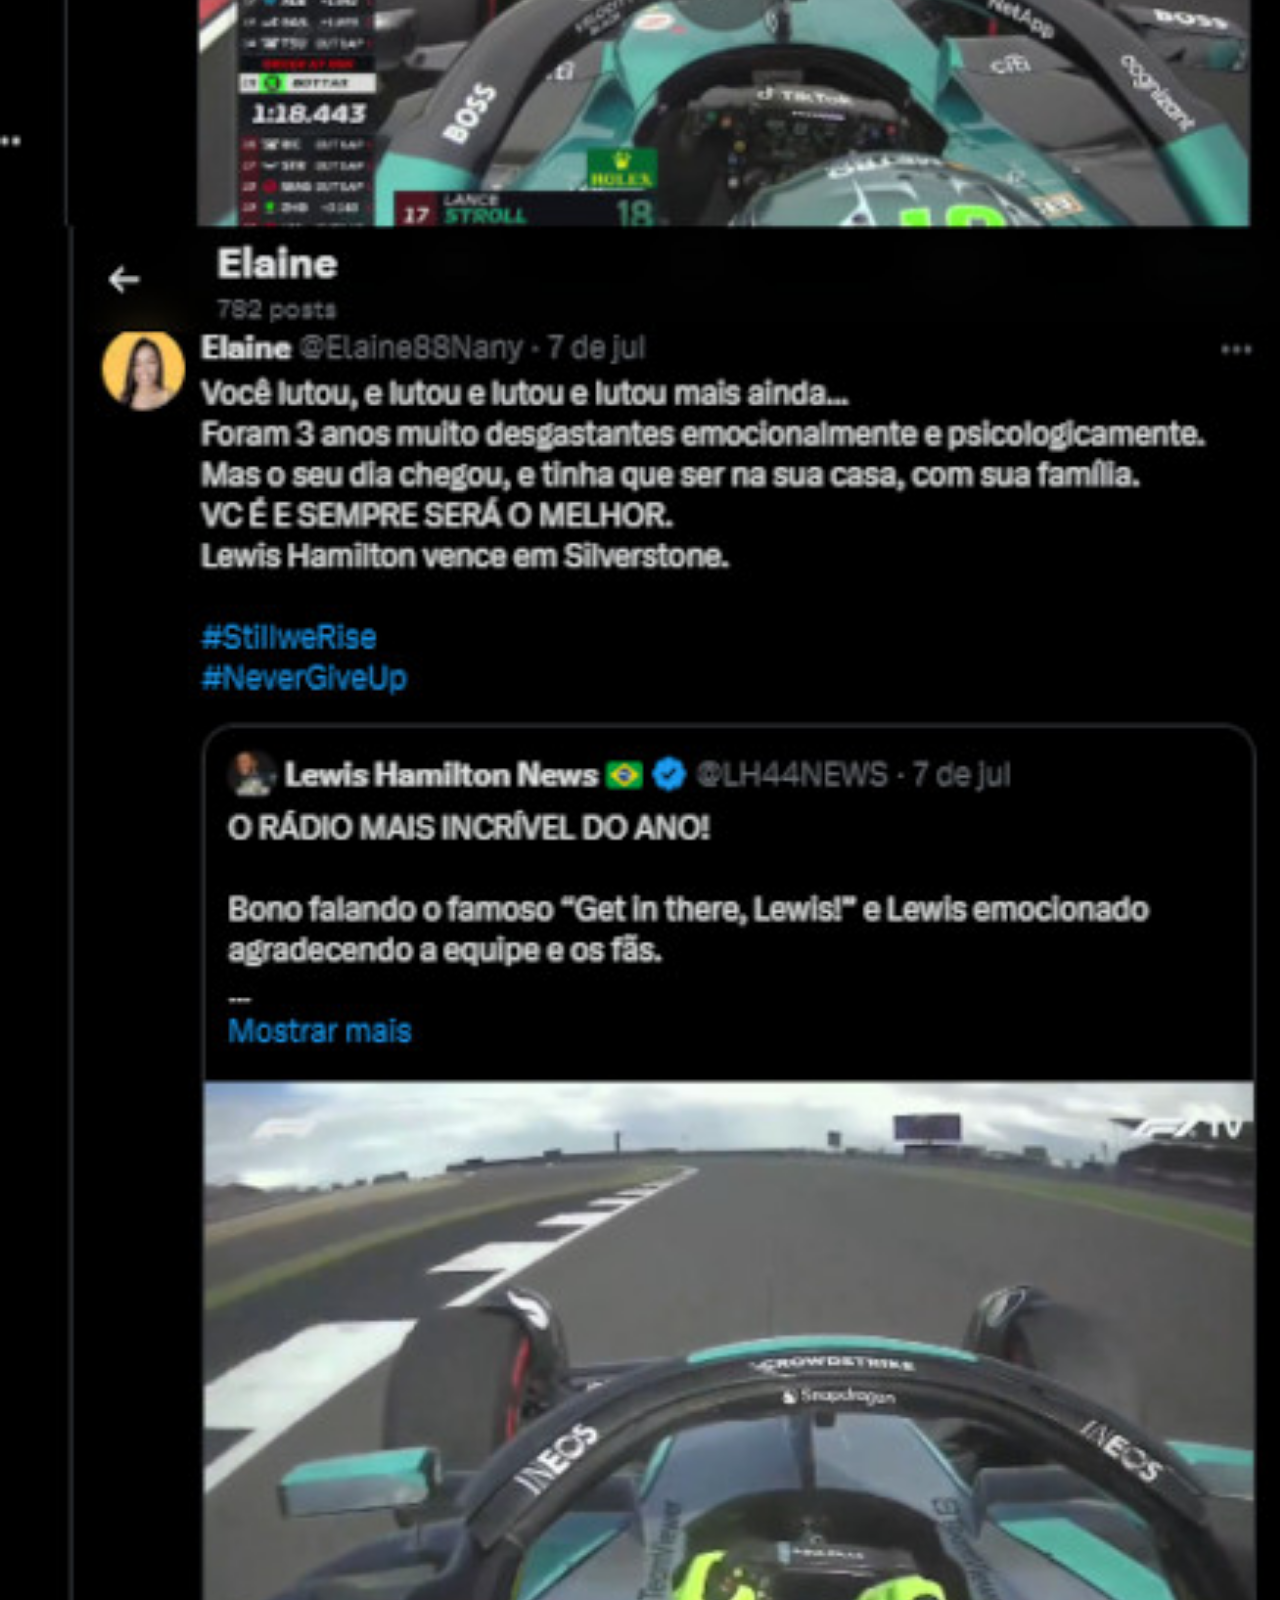
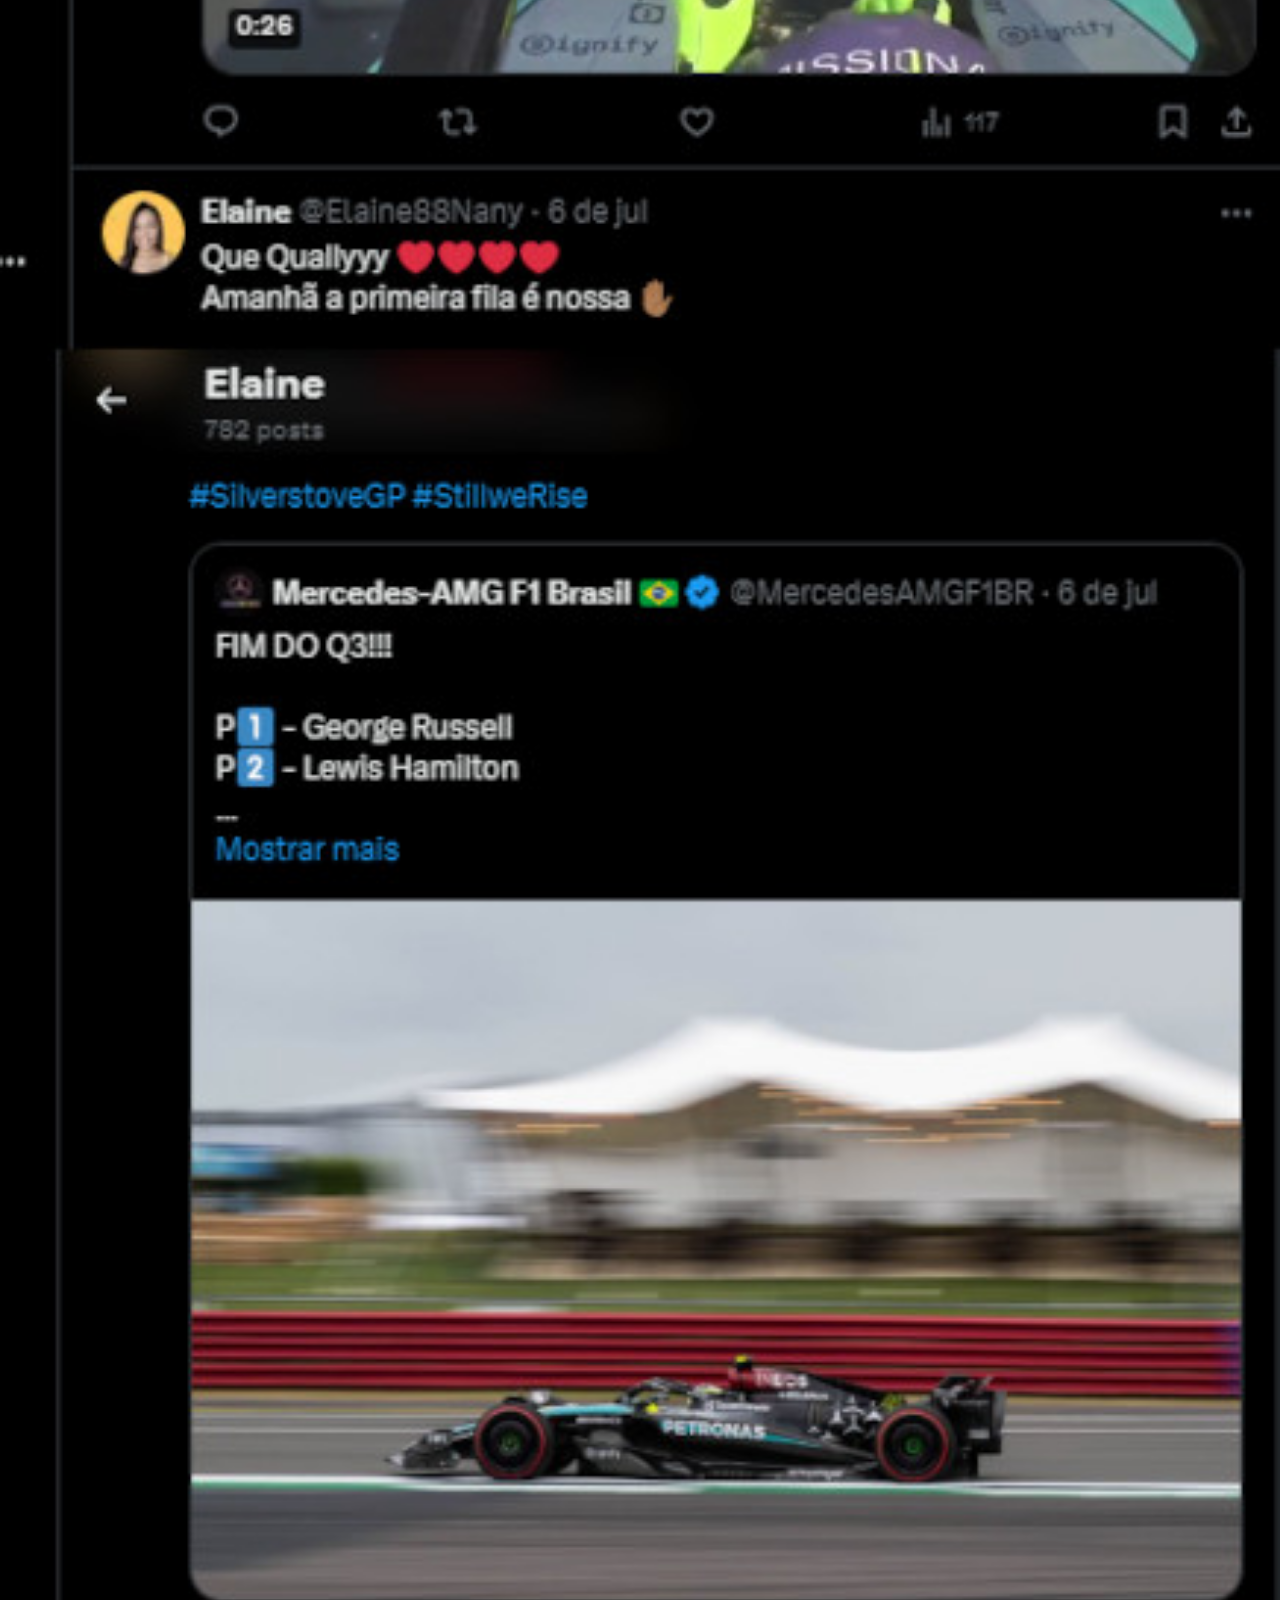
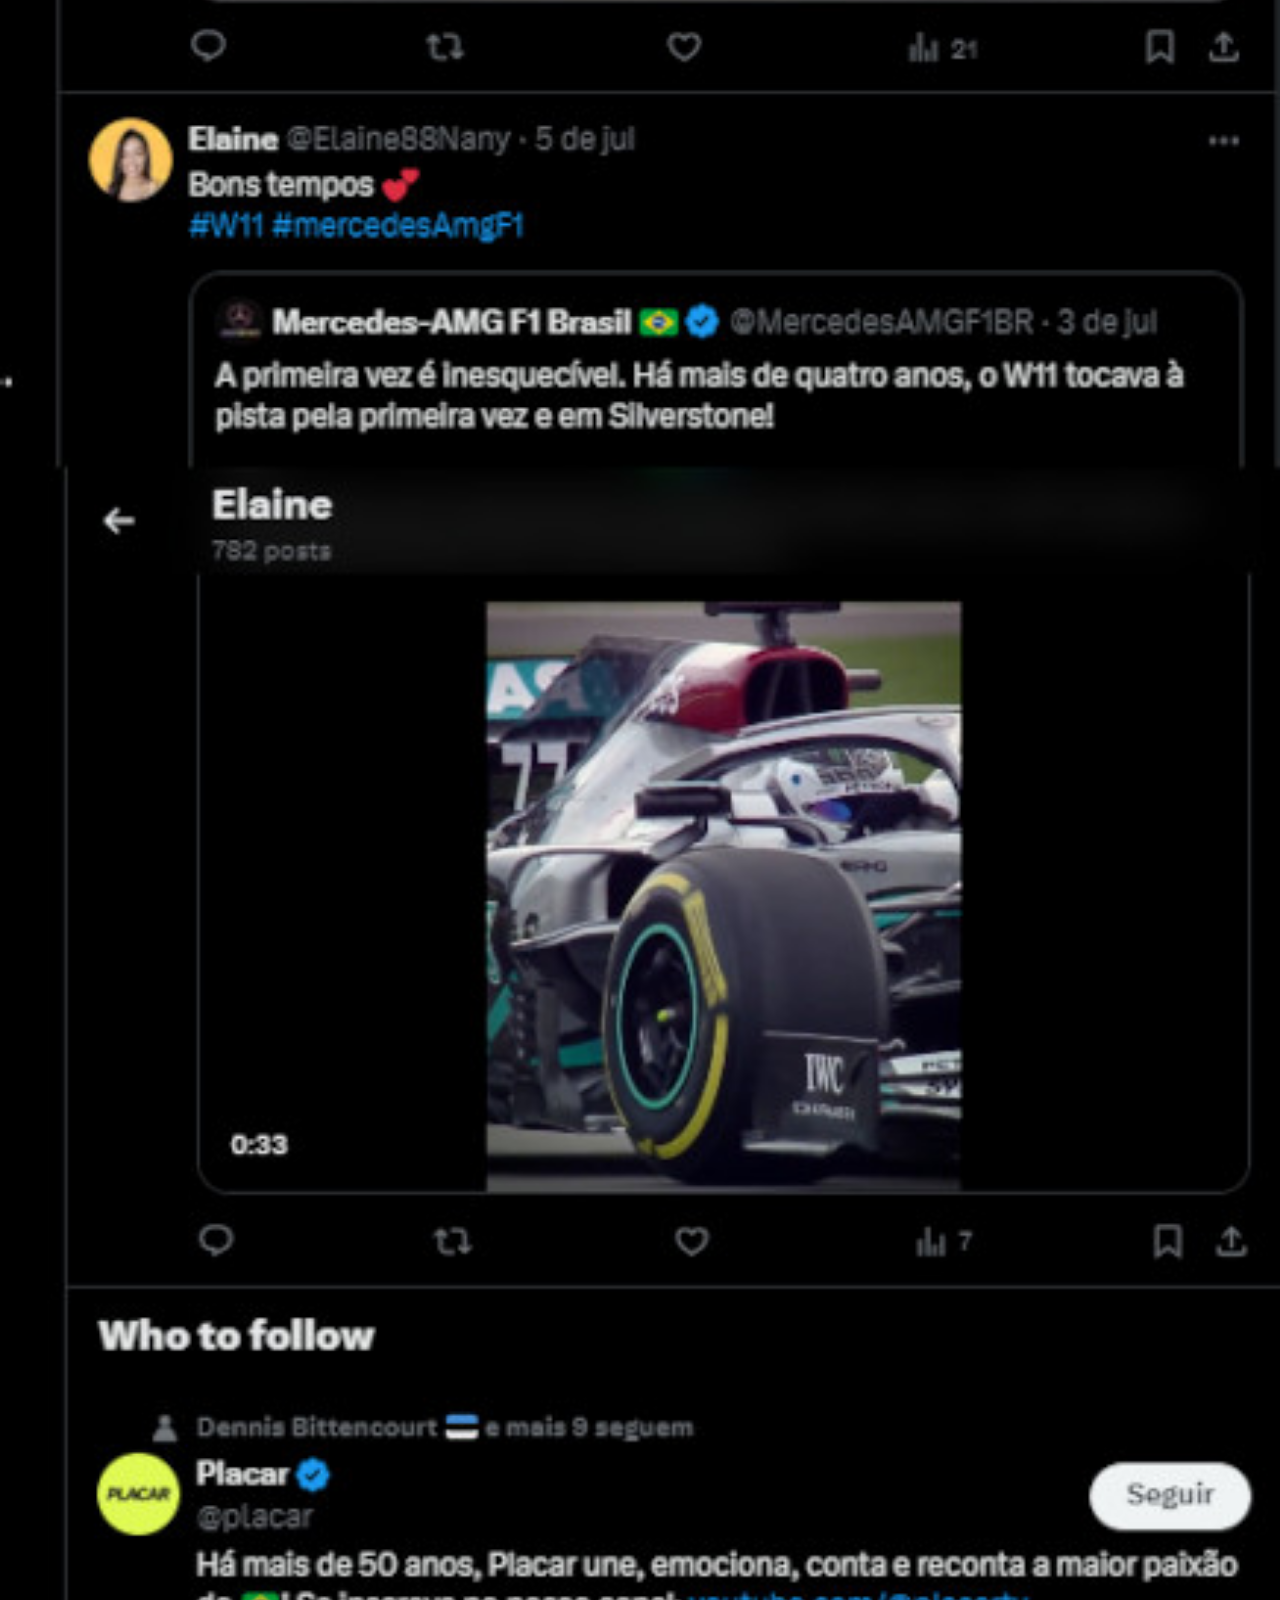
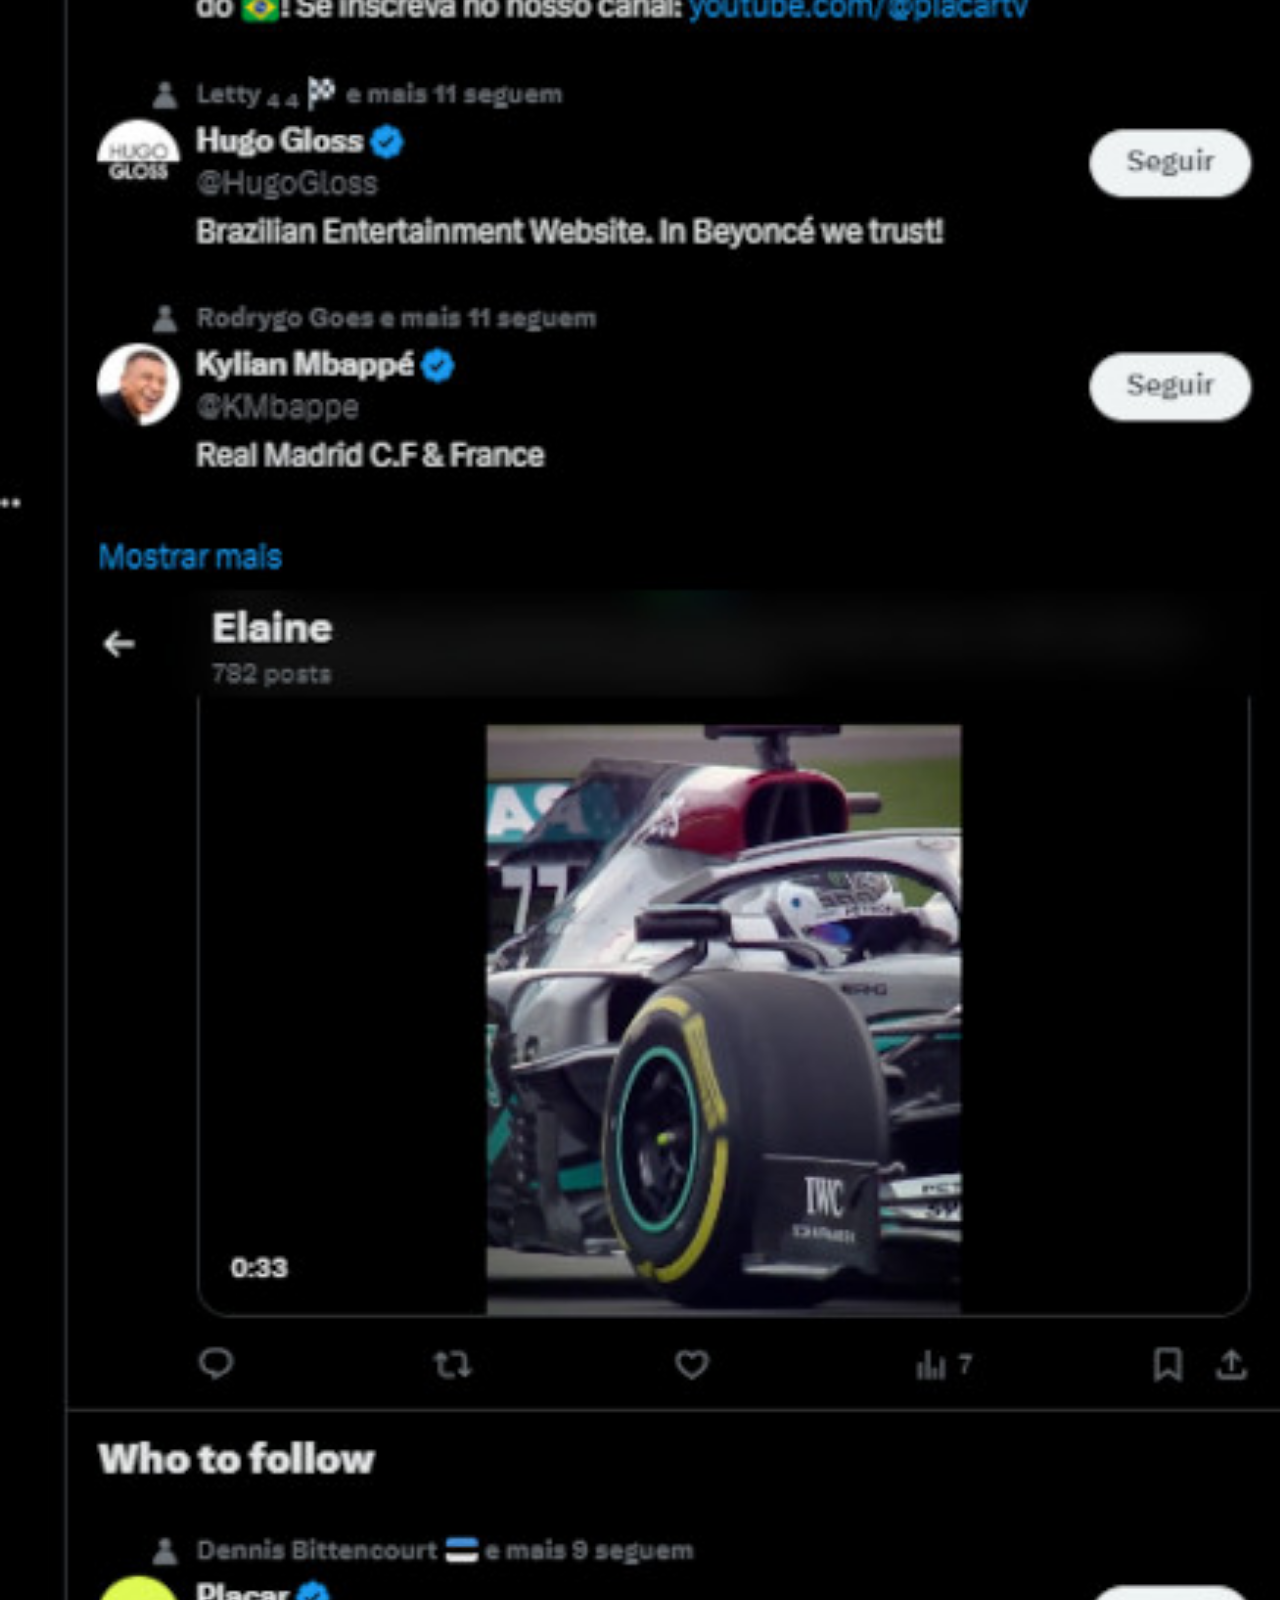
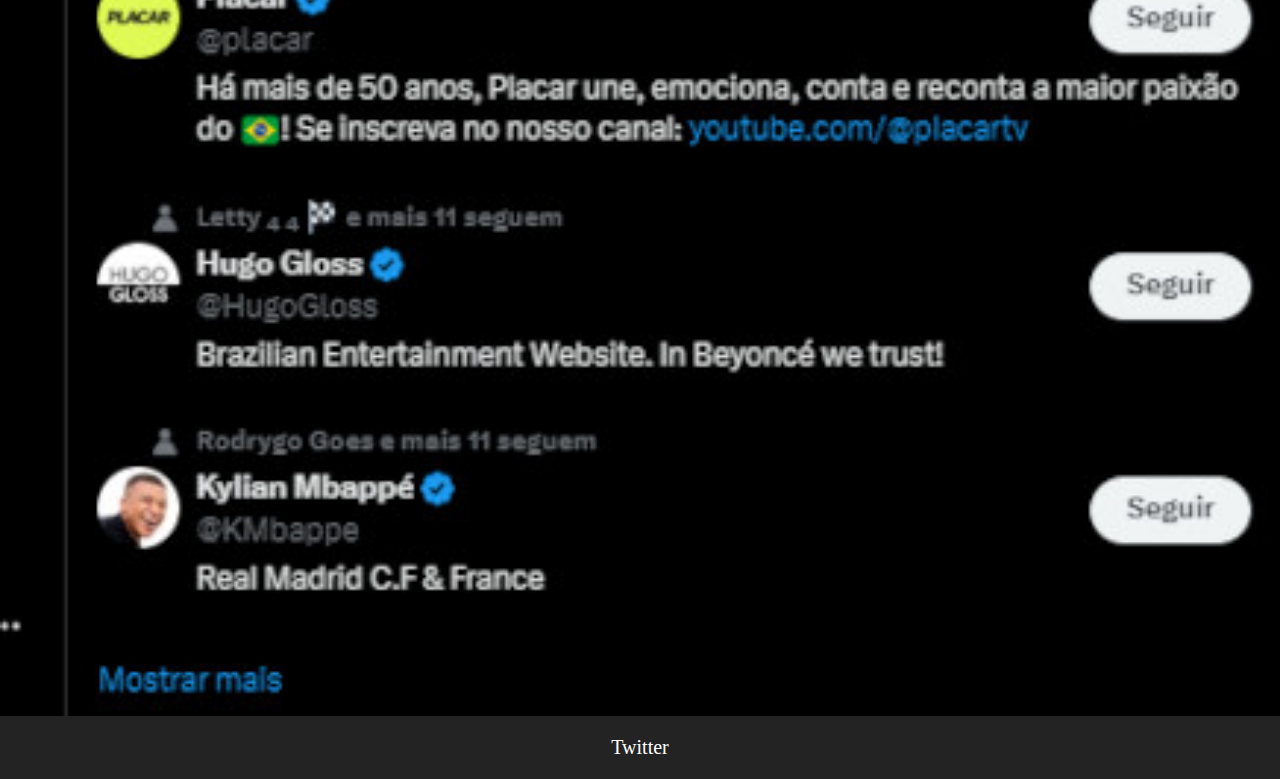
<file: twitter.html>
<!DOCTYPE html>
<html lang="pt-br">
<head>
    <meta charset="UTF-8">
    <meta name="viewport" content="width=device-width, initial-scale=1.0">
    <title>Twitter</title>
    <link rel="stylesheet" href="css/twitter.css">
</head>
<body>
        <img src="imagens/tela-twitter.jpg" alt="Twitter">
        <a href="https://x.com/Elaine88Nany" target="_blank" rel="external">Twitter</a>
</body>
</html>
</file>
<file: css/style.css>
@charset "UTF-8";

* {
    margin: 0px;
    padding: 0px;
    font-family: Arial, Helvetica, sans-serif;
}

html, body {
    height: 100vh;
    width: 100vw;
    background-color: black;
}

body {
    background: url('../imagens/fundo-madeira.jpg') no-repeat top center;
    background-size: cover;
    background-attachment: fixed;
}

main {
    height: 100vh;
    position: relative;
}

section#telefone {
    height: 627px;
    width: 311px;
    position: absolute;

    top: 50%;
    left: 50%;
    transform: translate(-50%, -50%);

    background: url('../imagens/frame-iphone.png') no-repeat;
}

iframe#tela {
    position: relative;
    top: 80px;
    left: 22px;
    width: 266px;
    height: 471px;
}

section#redes-sociais {
    text-align: right;
}

section#redes-sociais img {
    width: 50px;
    margin: 10px;
    border-radius: 50%;
    box-shadow: 3px 5px 8px black;
}

section#redes-sociais img:hover {
    border: 2px solid rgba(255, 255, 255, 0.486);
    transform: translate(-5px, -5px);
    transition: transform .6s;
}
</file>
<file: css/github.css>
@charset "UTF-8";

* {
    margin: 0px;
    padding: 0px;
    font-family: 'Times New Roman', Times, serif;
}

img {
    width: 230vw;
} 

body {
    background-color: black;
}

::-webkit-scrollbar {
    height: 0px;
    width: 0px;
}

a {
    display: block;
    text-align: center;
    text-decoration: none;
    font-size: 20px;
    background-color:#1f23288c;
    color: white;
    margin: -4px;
    padding: 20px;
}
a:hover {
    text-decoration: underline;
    background-color: black ;
}
</file>
<file: css/instagram.css>
@charset "UFT-8";

* {
    margin: 0px;
    padding: 0px;
    font-family: 'Times New Roman', Times, serif;
}

img {
    width: 150vw;
} 

body {
    background-image: linear-gradient(to right, #910AF8, #DC04E2, #FC02CC, #FF0A61, #FF3626, rgb(245, 161, 5));
}

::-webkit-scrollbar {
    height: 0px;
    width: 0px;
}

a {
    display: block;
    text-align: center;
    text-decoration: none;
    font-size: 20px;
    background-image: linear-gradient(to right, #910AF8, #DC04E2, #FC02CC, #FF0A61, #FF3626, rgb(245, 161, 5));
    color: white;
    margin: -4px;
    padding: 20px;
}
a:hover {
    text-decoration: underline;
}
</file>
<file: css/linkedin.css>
@charset "UTF-8";

    * {
        margin: 0px;
        padding: 0px;
        font-family: 'Times New Roman', Times, serif;
    }

    img {
        width: 110vw;
    } 

    body {
        background-color: #0A66C2;
    }

    ::-webkit-scrollbar {
        height: 0px;
        width: 0px;
    }

    a {
        display: block;
        text-align: center;
        text-decoration: none;
        font-size: 20px;
        background-color: #0a97c2;
        color: white;
        margin: -4px;
        padding: 20px;
    }
    a:hover {
        text-decoration: underline;
        background-color: #0A66C2;
    }
</file>
<file: css/twitter.css>
@charset "UTF-8";

* {
    margin: 0px;
    padding: 0px;
    font-family: 'Times New Roman', Times, serif;
}

img {
    width: 100vw;
} 

body {
    background-color: #28241f;
}

::-webkit-scrollbar {
    height: 0px;
    width: 0px;
}

a {
    display: block;
    text-align: center;
    text-decoration: none;
    font-size: 20px;
    background-color: #1f23288c;
    color: white;
    margin: -4px;
    padding: 20px;
}
a:hover {
    text-decoration: underline;
    background-color: black;
}
</file>
